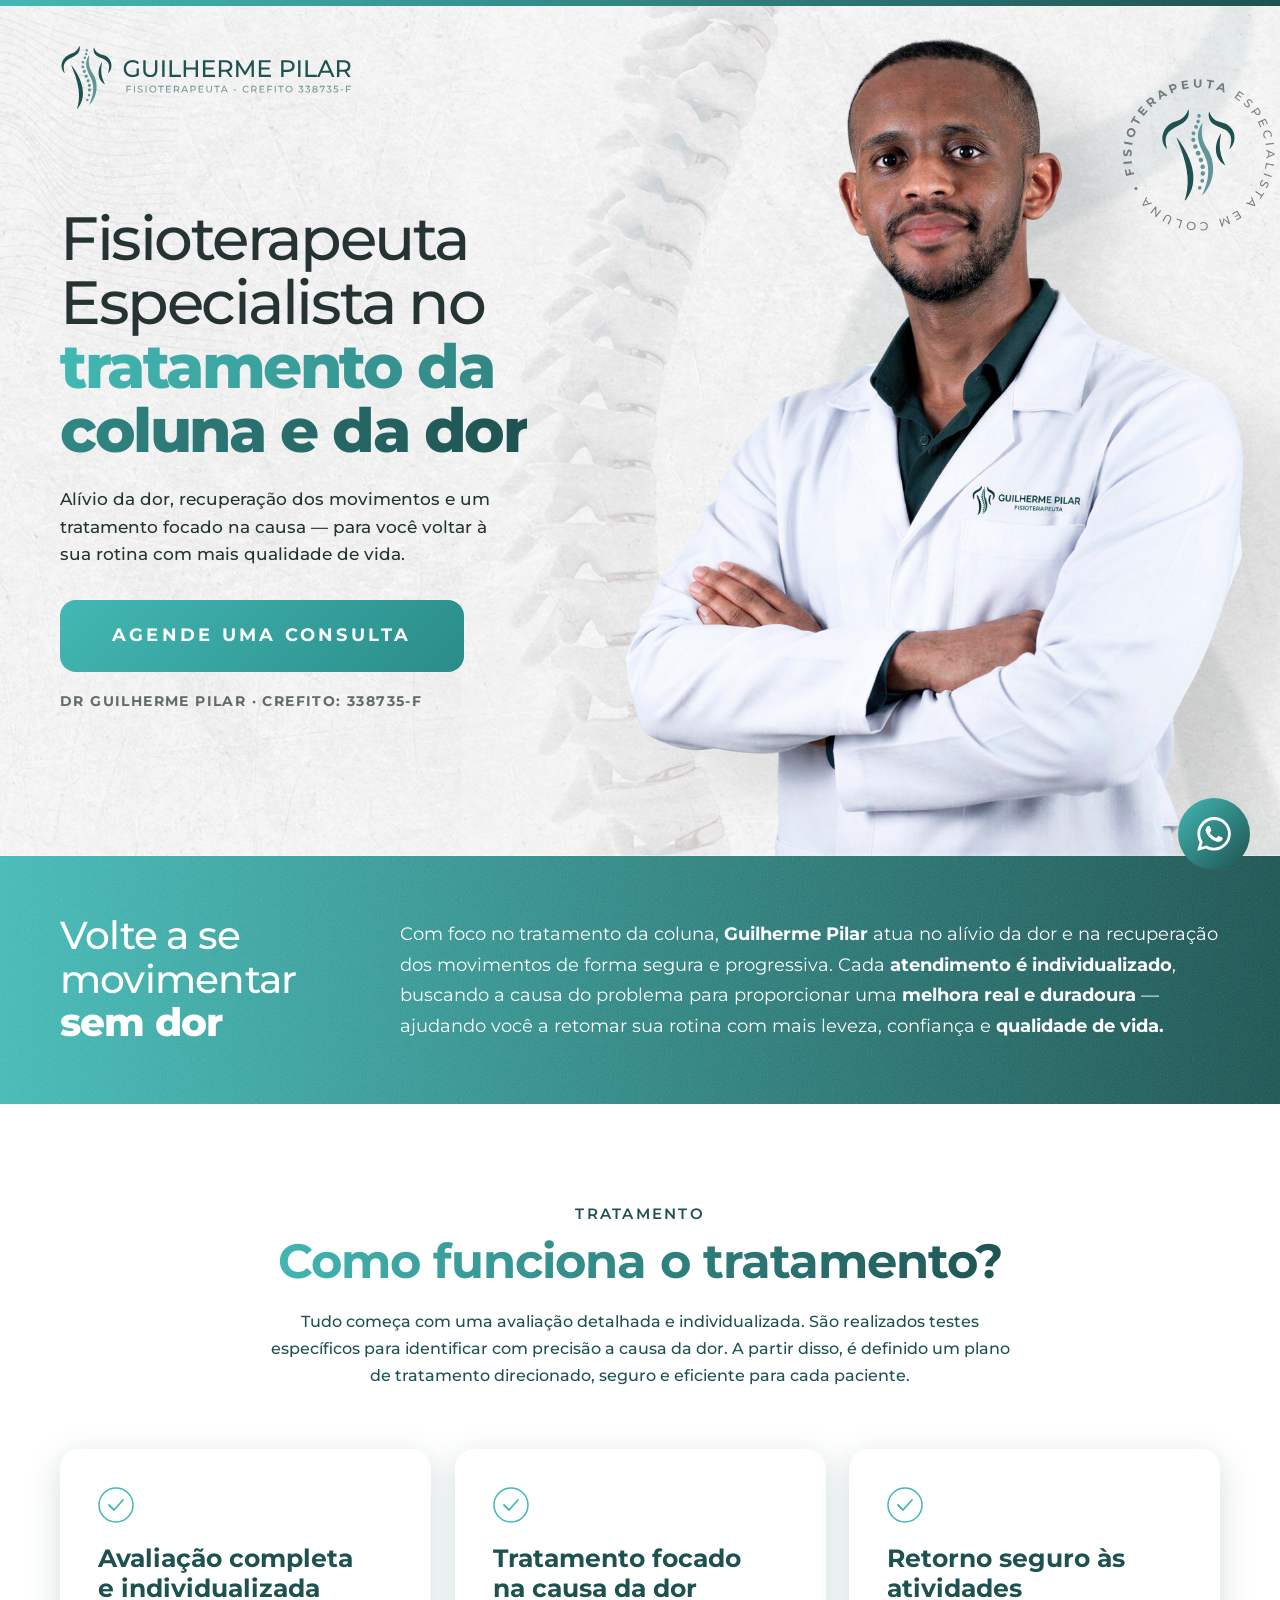
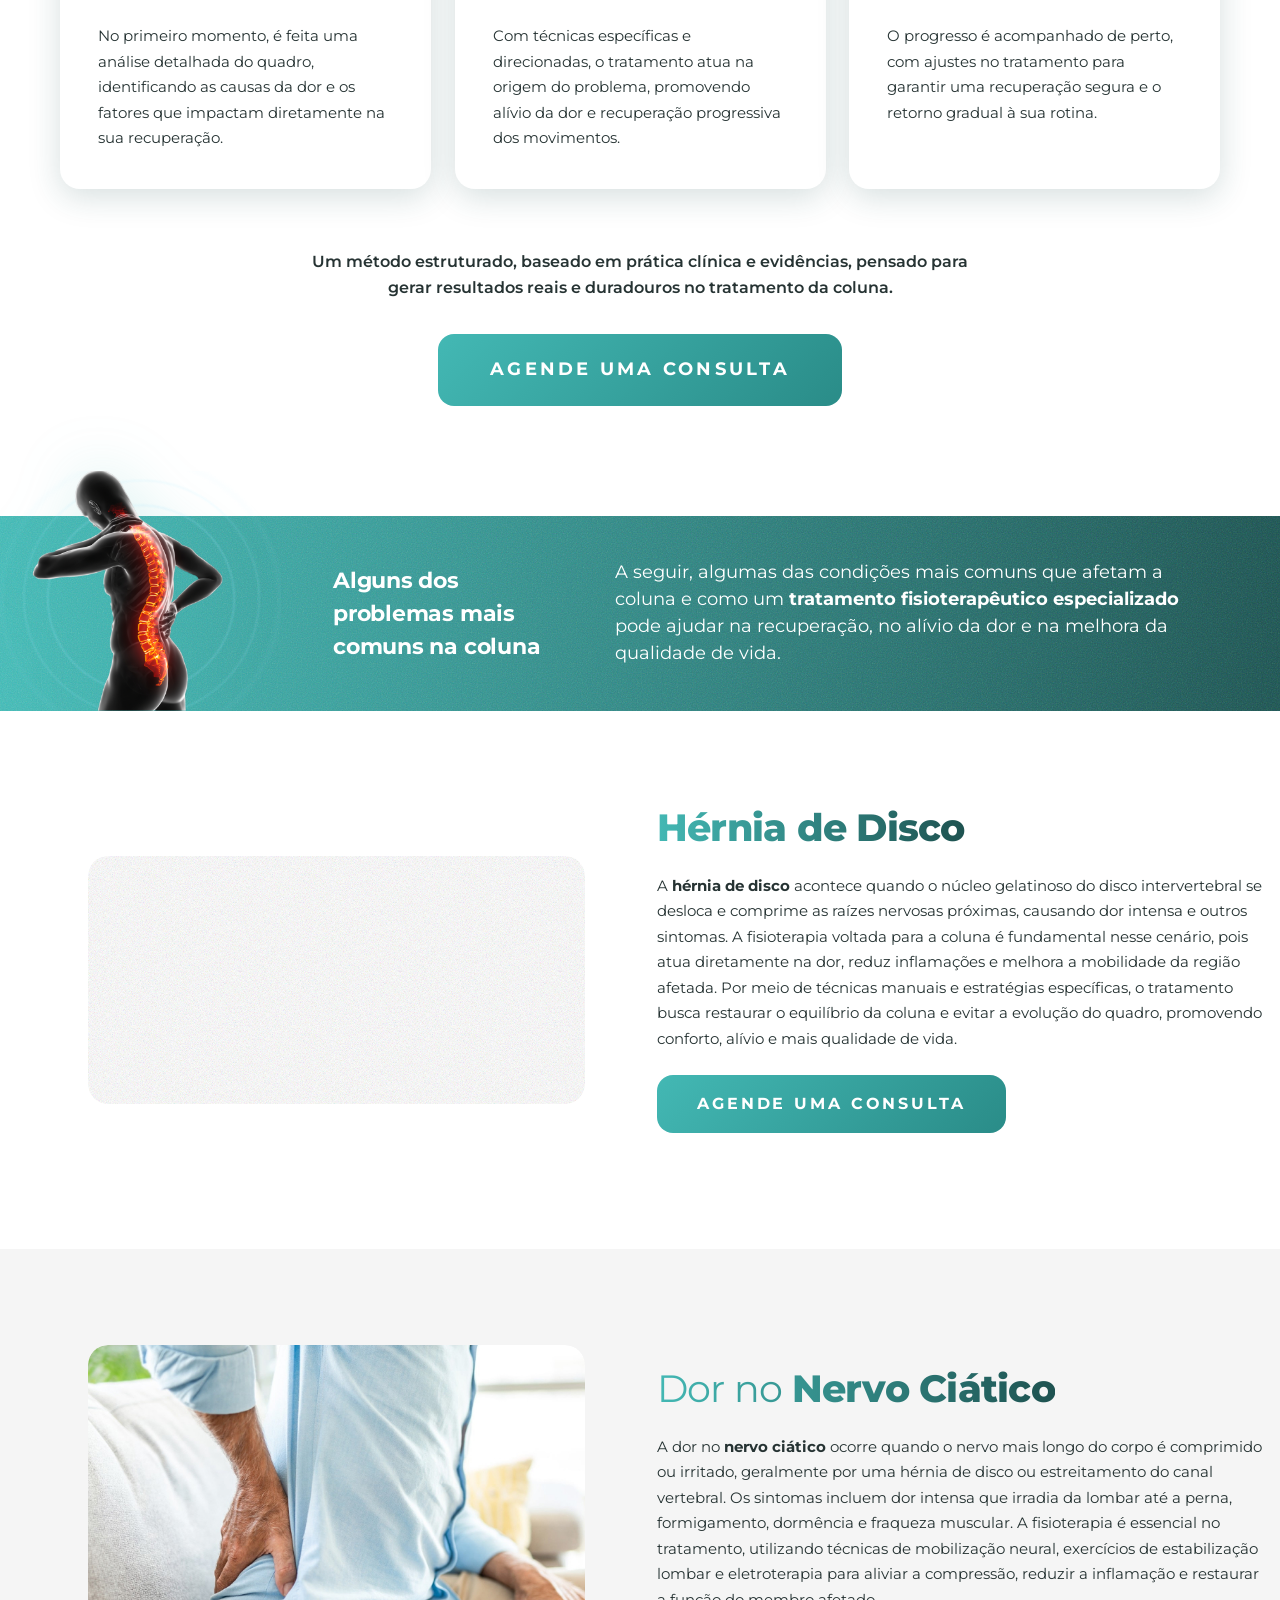
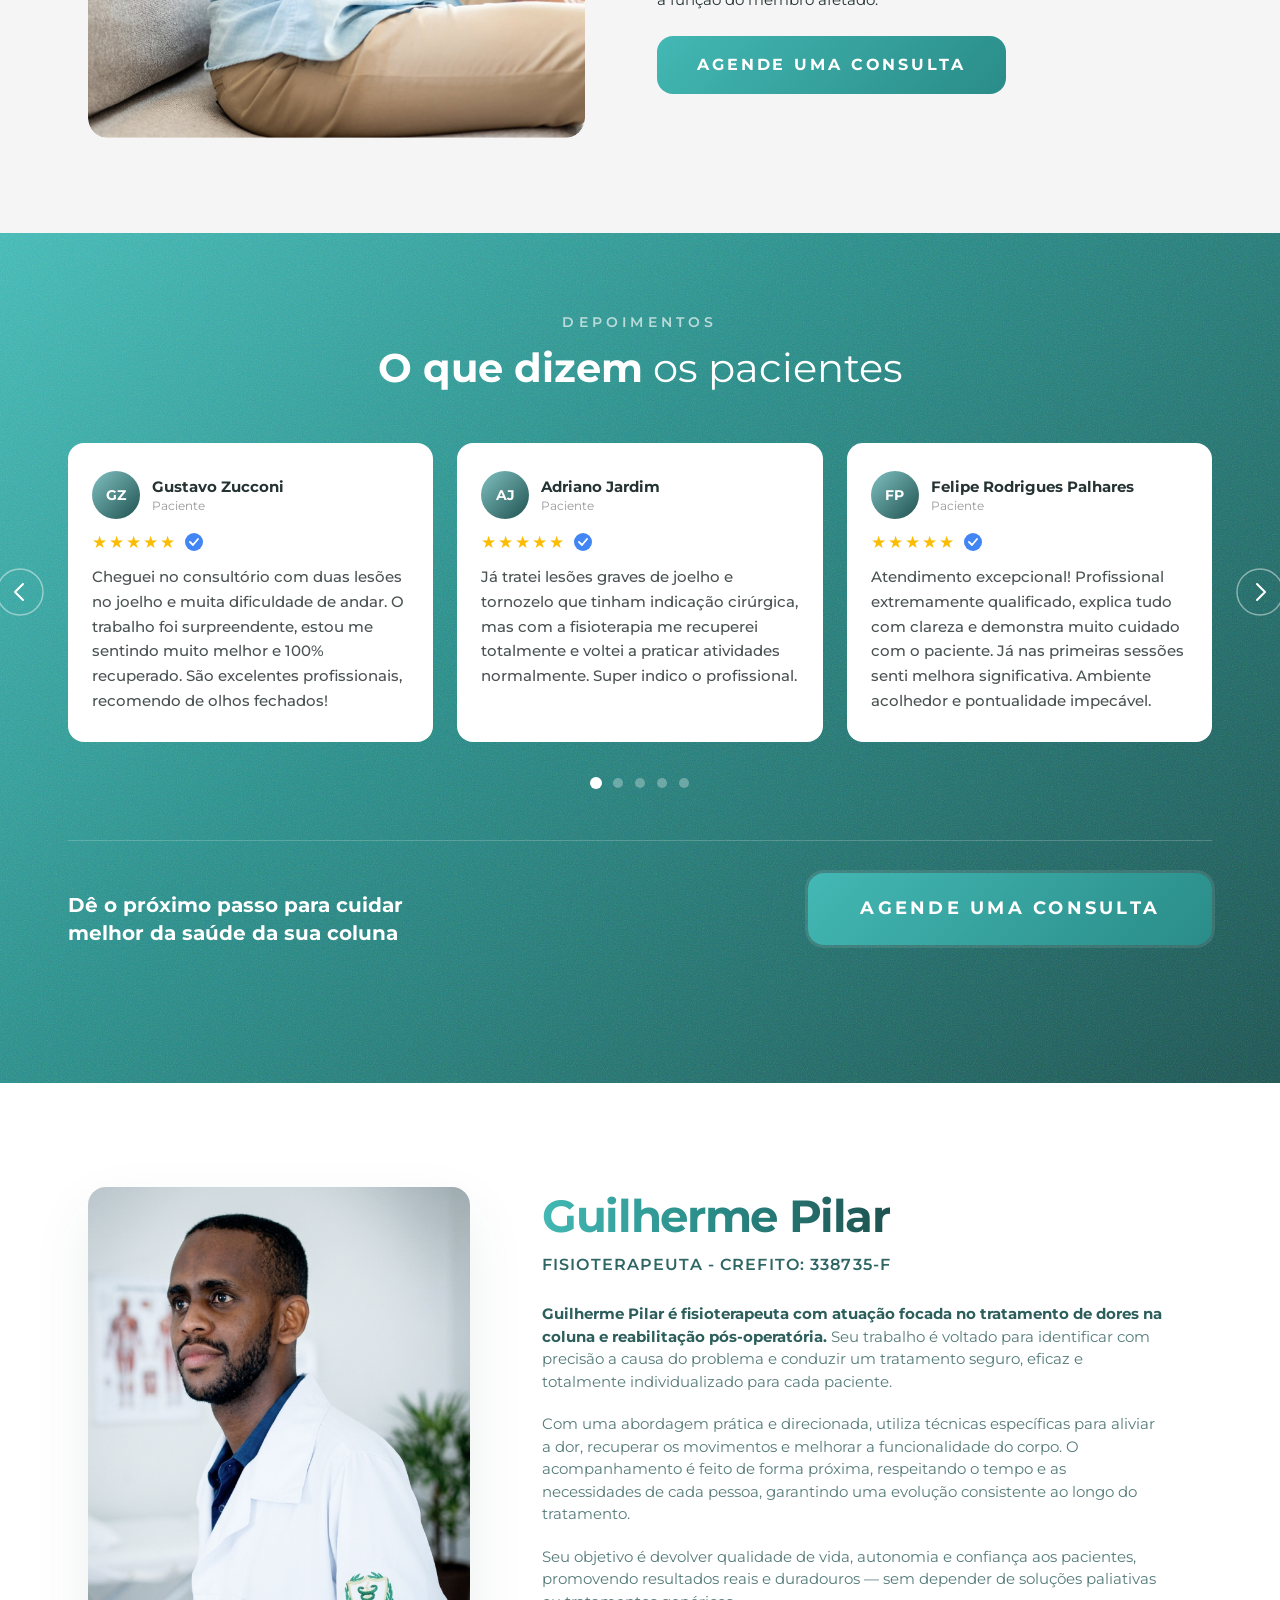
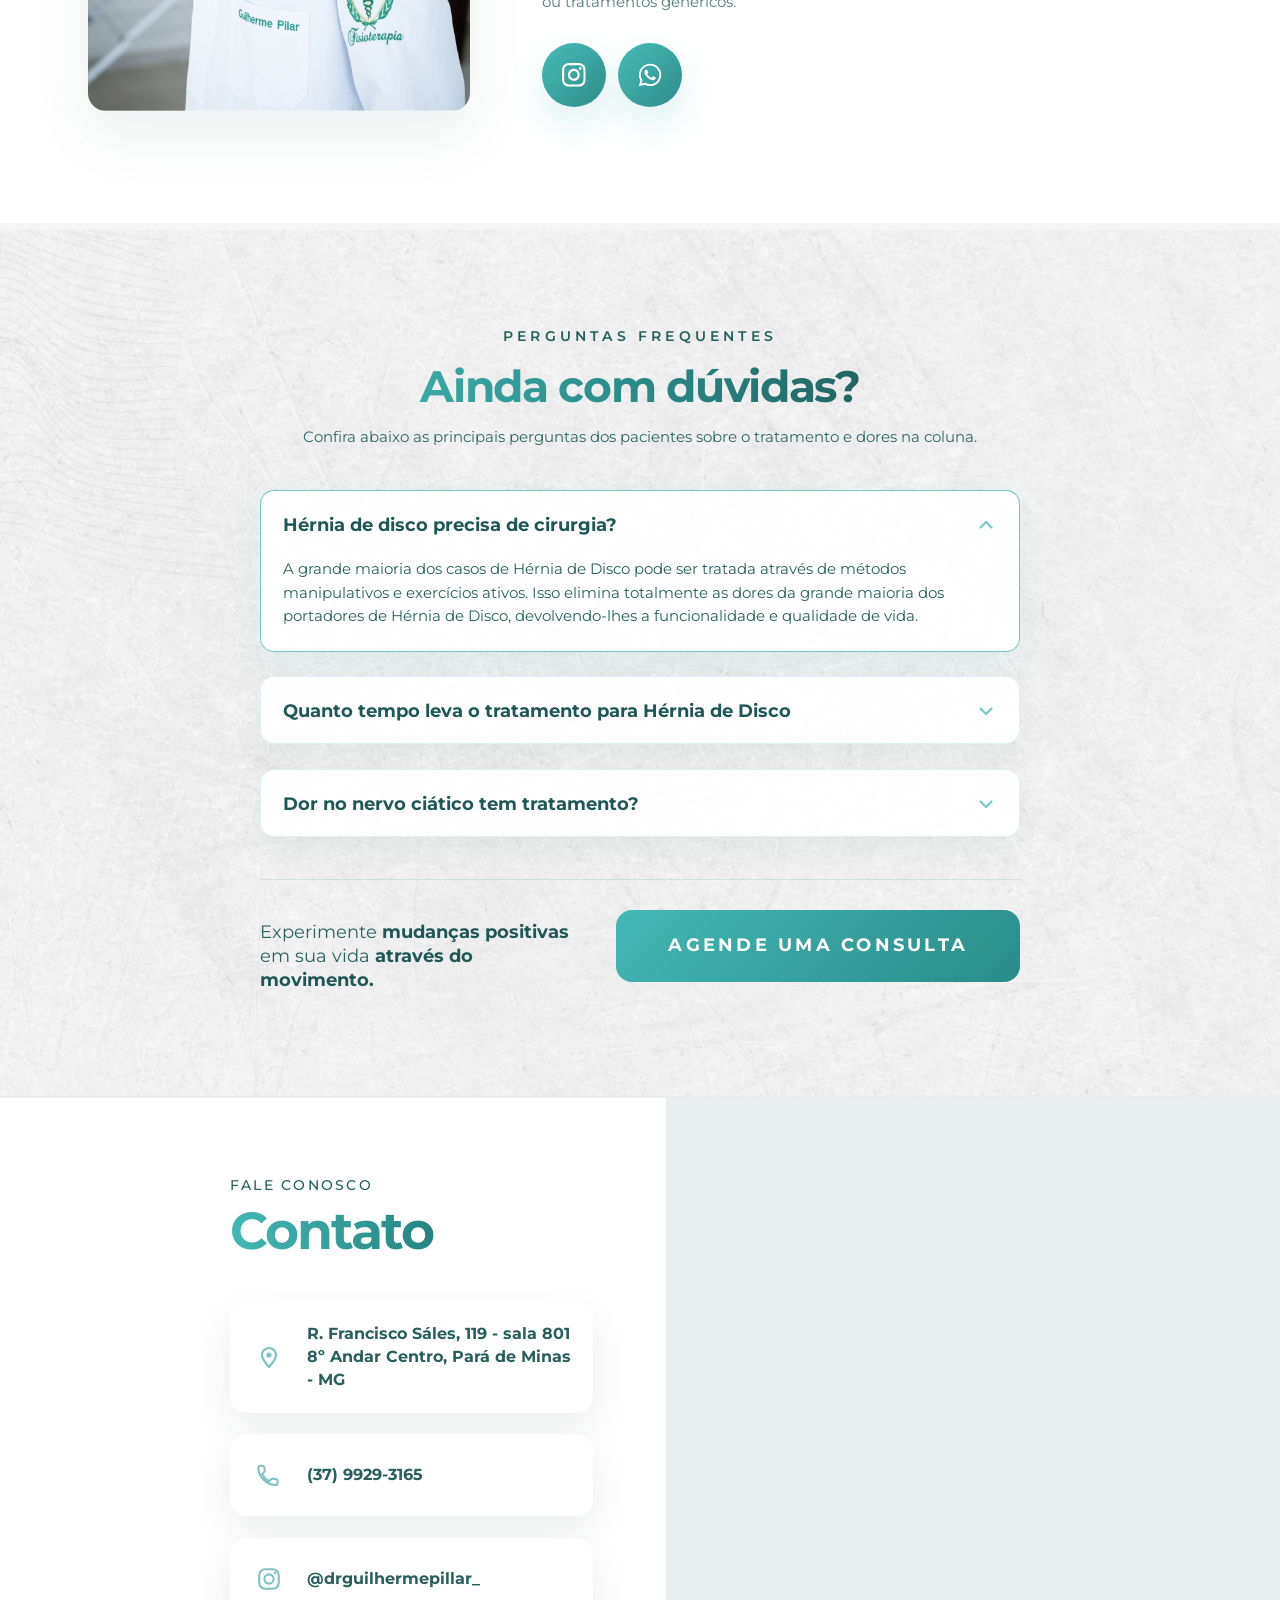
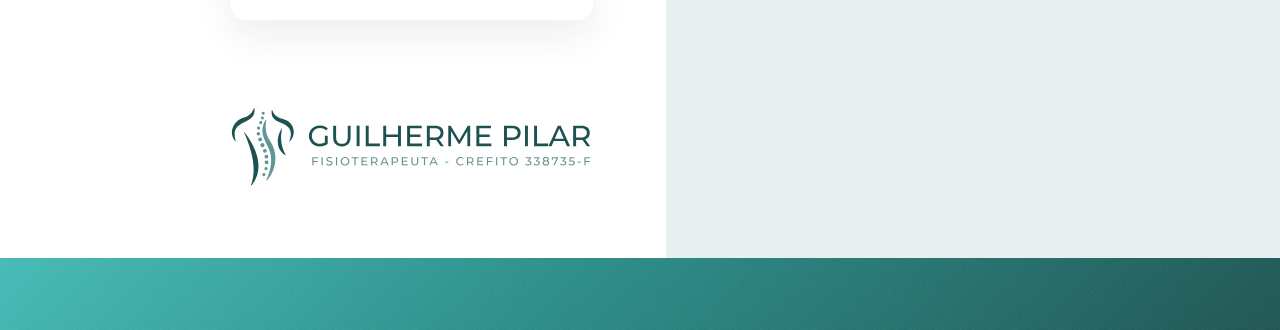
<file: index.html>
<!DOCTYPE html>
<html lang="pt-BR">
<head>
  <meta charset="UTF-8">
  <meta name="viewport" content="width=device-width, initial-scale=1.0">
  <title>Fisioterapeuta em Pará de Minas | Tratamento da Coluna, Hérnia de Disco e Dor Ciática</title>
  <meta name="description" content="Fisioterapeuta em Pará de Minas - MG com foco em tratamento da coluna, hérnia de disco e dor no nervo ciático. Atendimento individualizado para aliviar a dor e recuperar os movimentos.">
  <meta name="robots" content="index,follow">
  <link rel="canonical" href="https://guilhermepilar.com.br/">
  <meta property="og:locale" content="pt_BR">
  <meta property="og:type" content="website">
  <meta property="og:site_name" content="Guilherme Pilar">
  <meta property="og:url" content="https://guilhermepilar.com.br/">
  <meta property="og:title" content="Fisioterapeuta em Pará de Minas | Tratamento da Coluna, Hérnia de Disco e Dor Ciática">
  <meta property="og:description" content="Fisioterapeuta em Pará de Minas - MG com foco em tratamento da coluna, hérnia de disco e dor no nervo ciático. Atendimento individualizado para aliviar a dor e recuperar os movimentos.">
  <meta property="og:image" content="https://guilhermepilar.com.br/share-img.jpg">
  <meta property="og:image:type" content="image/jpeg">
  <meta property="og:image:alt" content="Guilherme Pilar, fisioterapeuta especialista em coluna em Pará de Minas - MG">
  <meta name="twitter:card" content="summary_large_image">
  <meta name="twitter:title" content="Fisioterapeuta em Pará de Minas | Tratamento da Coluna, Hérnia de Disco e Dor Ciática">
  <meta name="twitter:description" content="Fisioterapeuta em Pará de Minas - MG com foco em tratamento da coluna, hérnia de disco e dor no nervo ciático. Atendimento individualizado para aliviar a dor e recuperar os movimentos.">
  <meta name="twitter:image" content="https://guilhermepilar.com.br/share-img.jpg">
  <script type="application/ld+json">
    {
      "@context": "https://schema.org",
      "@graph": [
        {
          "@type": "WebSite",
          "@id": "https://guilhermepilar.com.br/#website",
          "url": "https://guilhermepilar.com.br/",
          "name": "Guilherme Pilar",
          "inLanguage": "pt-BR"
        },
        {
          "@type": "MedicalBusiness",
          "@id": "https://guilhermepilar.com.br/#business",
          "name": "Guilherme Pilar",
          "url": "https://guilhermepilar.com.br/",
          "image": "https://guilhermepilar.com.br/share-img.jpg",
          "telephone": "+55-37-9929-3165",
          "priceRange": "$$",
          "address": {
            "@type": "PostalAddress",
            "streetAddress": "R. Francisco Sáles, 119 - sala 801 8º Andar",
            "addressLocality": "Pará de Minas",
            "addressRegion": "MG",
            "addressCountry": "BR"
          },
          "sameAs": [
            "https://www.instagram.com/drguilhermepillar_/"
          ]
        },
        {
          "@type": "Physician",
          "@id": "https://guilhermepilar.com.br/#physician",
          "name": "Dr. Guilherme Pilar",
          "url": "https://guilhermepilar.com.br/",
          "image": "https://guilhermepilar.com.br/profile.jpg",
          "medicalSpecialty": "Physiotherapy",
          "description": "Fisioterapeuta em Pará de Minas - MG com foco em tratamento da coluna, hérnia de disco, dor no nervo ciático e reabilitação pós-operatória.",
          "identifier": {
            "@type": "PropertyValue",
            "propertyID": "CREFITO",
            "value": "338735-F"
          },
          "worksFor": {
            "@id": "https://guilhermepilar.com.br/#business"
          }
        },
        {
          "@type": "FAQPage",
          "@id": "https://guilhermepilar.com.br/#faq",
          "mainEntity": [
            {
              "@type": "Question",
              "name": "Hérnia de disco precisa de cirurgia?",
              "acceptedAnswer": {
                "@type": "Answer",
                "text": "A grande maioria dos casos de hérnia de disco pode ser tratada com métodos manipulativos e exercícios ativos, devolvendo funcionalidade e qualidade de vida."
              }
            },
            {
              "@type": "Question",
              "name": "Quanto tempo leva o tratamento para hérnia de disco?",
              "acceptedAnswer": {
                "@type": "Answer",
                "text": "O tempo varia de acordo com a intensidade da dor, o tempo de evolução do problema e a resposta individual de cada paciente. Em muitos casos, já nas primeiras sessões é possível notar melhora dos sintomas e dos movimentos."
              }
            },
            {
              "@type": "Question",
              "name": "Dor no nervo ciático tem tratamento?",
              "acceptedAnswer": {
                "@type": "Answer",
                "text": "Sim. A dor no nervo ciático pode ser tratada com uma abordagem adequada para aliviar a compressão, reduzir a inflamação e recuperar os movimentos com segurança."
              }
            }
          ]
        }
      ]
    }
  </script>
  <link rel="icon" type="image/png" href="favicon.png">
  <link rel="preconnect" href="https://fonts.googleapis.com">
  <link rel="preconnect" href="https://fonts.gstatic.com" crossorigin>
  <link href="https://fonts.googleapis.com/css2?family=Montserrat:wght@400;500;600;700;800&display=swap" rel="stylesheet">
  <link rel="stylesheet" href="style.css">
</head>
<body>

  <!-- Borda superior gradiente -->
  <div class="top-bar"></div>

  <!-- ======================== HERO ======================== -->
  <section class="hero">
    <div class="hero-bg"></div>

    <div class="hero-inner">
      <!-- Logo -->
      <header class="hero-header">
        <img src="logo.svg" class="logo" alt="Guilherme Pilar Fisioterapeuta">
      </header>

      <!-- Conteúdo principal -->
      <div class="hero-content">

        <!-- Coluna esquerda: texto + CTA -->
        <div class="hero-left">
          <h1>
            Fisioterapeuta<br>
            Especialista no<br>
            <span class="gradient-text">tratamento da<br>coluna e da dor</span>
          </h1>

          <p class="subtext">
            Alívio da dor, recuperação dos movimentos e um tratamento focado na causa — para você voltar à sua rotina com mais qualidade de vida.
          </p>

          <a href="https://wa.me/553799293165" class="btn-cta" target="_blank" rel="noopener">
            Agende uma Consulta
          </a>

          <p class="crefito">DR GUILHERME PILAR &middot; CREFITO: 338735-F</p>
        </div>

        <!-- Coluna direita: foto -->
        <div class="hero-right">
          <div class="stamp-wrapper">
            <img src="stamp-txt.svg" class="stamp-txt" alt="">
            <img src="stamp-iso.svg" class="stamp-iso" alt="">
          </div>
          <img src="drguilherme.png" class="doctor-img" alt="Dr. Guilherme Pilar">
        </div>

      </div>
    </div>
  </section>
  <!-- ======================== /HERO ======================== -->

  <!-- ======================== INTRO BLOCK ======================== -->
  <section class="intro-block">
    <div class="intro-inner">

      <div class="intro-left">
        <h2>Volte a se movimentar <strong>sem dor</strong></h2>
      </div>

      <div class="intro-right">
        <p>
          Com foco no tratamento da coluna, <strong>Guilherme Pilar</strong> atua no alívio da dor e na recuperação dos movimentos de forma segura e progressiva. Cada <strong>atendimento é individualizado</strong>, buscando a causa do problema para proporcionar uma <strong>melhora real e duradoura</strong> — ajudando você a retomar sua rotina com mais leveza, confiança e <strong>qualidade de vida.</strong>
        </p>
      </div>

    </div>
  </section>
  <!-- ======================== /INTRO BLOCK ======================== -->

  <!-- ======================== TREATMENT BLOCK ======================== -->
  <section class="treatment-block">
    <div class="treatment-inner">

      <div class="treatment-header">
        <span class="tagline">Tratamento</span>
        <h2 class="treatment-title">Como funciona o tratamento?</h2>
        <p class="treatment-desc">Tudo começa com uma avaliação detalhada e individualizada. São realizados testes específicos para identificar com precisão a causa da dor. A partir disso, é definido um plano de tratamento direcionado, seguro e eficiente para cada paciente.</p>
      </div>

      <div class="cards-grid">

        <div class="card">
          <div class="card-icon">
            <svg width="36" height="36" viewBox="0 0 36 36" fill="none" xmlns="http://www.w3.org/2000/svg">
              <circle cx="18" cy="18" r="17" stroke="#43B8B4" stroke-width="1.5"/>
              <path d="M11 18l5 5 9-10" stroke="#43B8B4" stroke-width="1.8" stroke-linecap="round" stroke-linejoin="round"/>
            </svg>
          </div>
          <h3>Avaliação completa<br>e individualizada</h3>
          <p>No primeiro momento, é feita uma análise detalhada do quadro, identificando as causas da dor e os fatores que impactam diretamente na sua recuperação.</p>
        </div>

        <div class="card">
          <div class="card-icon">
            <svg width="36" height="36" viewBox="0 0 36 36" fill="none" xmlns="http://www.w3.org/2000/svg">
              <circle cx="18" cy="18" r="17" stroke="#43B8B4" stroke-width="1.5"/>
              <path d="M11 18l5 5 9-10" stroke="#43B8B4" stroke-width="1.8" stroke-linecap="round" stroke-linejoin="round"/>
            </svg>
          </div>
          <h3>Tratamento focado<br>na causa da dor</h3>
          <p>Com técnicas específicas e direcionadas, o tratamento atua na origem do problema, promovendo alívio da dor e recuperação progressiva dos movimentos.</p>
        </div>

        <div class="card">
          <div class="card-icon">
            <svg width="36" height="36" viewBox="0 0 36 36" fill="none" xmlns="http://www.w3.org/2000/svg">
              <circle cx="18" cy="18" r="17" stroke="#43B8B4" stroke-width="1.5"/>
              <path d="M11 18l5 5 9-10" stroke="#43B8B4" stroke-width="1.8" stroke-linecap="round" stroke-linejoin="round"/>
            </svg>
          </div>
          <h3>Retorno seguro às<br>atividades</h3>
          <p>O progresso é acompanhado de perto, com ajustes no tratamento para garantir uma recuperação segura e o retorno gradual à sua rotina.</p>
        </div>

      </div>

      <div class="treatment-footer">
        <p>Um método estruturado, baseado em prática clínica e evidências, pensado para<br>gerar resultados reais e duradouros no tratamento da coluna.</p>
        <a href="https://wa.me/553799293165" class="btn-cta btn-cta--center" target="_blank" rel="noopener">
          Agende uma Consulta
        </a>
      </div>

    </div>
  </section>
  <!-- ======================== /TREATMENT BLOCK ======================== -->

  <!-- ======================== PROBLEMS BLOCK ======================== -->
  <section class="problems-block">
    <div class="problems-grain"></div>

    <div class="problems-inner">
      <div class="problems-img-col">
        <img src="img1.png" class="problems-img" alt="Coluna vertebral com dor">
      </div>

      <h2 class="problems-headline">Alguns dos<br>problemas mais<br>comuns na coluna</h2>

      <p class="problems-body">A seguir, algumas das condições mais comuns que afetam a coluna e como um <strong>tratamento fisioterapêutico especializado</strong> pode ajudar na recuperação, no alívio da dor e na melhora da qualidade de vida.</p>
    </div>
  </section>
  <!-- ======================== /PROBLEMS BLOCK ======================== -->

  <!-- ======================== HERNIA BLOCK ======================== -->
  <section class="condition-block">
    <div class="condition-inner">

      <div class="condition-media condition-media--video">
        <video autoplay loop muted playsinline preload="metadata">
          <source src="hernia.mp4" type="video/mp4">
        </video>
      </div>

      <div class="condition-text">
        <h2 class="condition-title"><strong>Hérnia de Disco</strong></h2>
        <p class="condition-body">A <strong>hérnia de disco</strong> acontece quando o núcleo gelatinoso do disco intervertebral se desloca e comprime as raízes nervosas próximas, causando dor intensa e outros sintomas. A fisioterapia voltada para a coluna é fundamental nesse cenário, pois atua diretamente na dor, reduz inflamações e melhora a mobilidade da região afetada. Por meio de técnicas manuais e estratégias específicas, o tratamento busca restaurar o equilíbrio da coluna e evitar a evolução do quadro, promovendo conforto, alívio e mais qualidade de vida.</p>
        <a href="https://wa.me/553799293165" class="btn-cta btn-cta--center" target="_blank" rel="noopener">
          Agende uma Consulta
        </a>
      </div>

    </div>
  </section>
  <!-- ======================== /HERNIA BLOCK ======================== -->

  <!-- ======================== CIÁTICO BLOCK ======================== -->
  <section class="condition-block condition-block--gray">
    <div class="condition-inner">

      <div class="condition-media">
        <img src="ciatico.jpg" class="condition-img" alt="Dor no Nervo Ciático">
      </div>

      <div class="condition-text">
        <h2 class="condition-title">Dor no <strong>Nervo Ciático</strong></h2>
        <p class="condition-body">A dor no <strong>nervo ciático</strong> ocorre quando o nervo mais longo do corpo é comprimido ou irritado, geralmente por uma hérnia de disco ou estreitamento do canal vertebral. Os sintomas incluem dor intensa que irradia da lombar até a perna, formigamento, dormência e fraqueza muscular. A fisioterapia é essencial no tratamento, utilizando técnicas de mobilização neural, exercícios de estabilização lombar e eletroterapia para aliviar a compressão, reduzir a inflamação e restaurar a função do membro afetado.</p>
        <a href="https://wa.me/553799293165" class="btn-cta" target="_blank" rel="noopener">
          Agende uma Consulta
        </a>
      </div>

    </div>
  </section>
  <!-- ======================== /CIÁTICO BLOCK ======================== -->

  <!-- ======================== REVIEWS BLOCK ======================== -->
  <section class="reviews-block">
    <div class="reviews-grain"></div>
    <div class="reviews-inner">

      <div class="reviews-header">
        <span class="reviews-tagline">Depoimentos</span>
        <h2 class="reviews-title"><strong>O que dizem</strong> os pacientes</h2>
      </div>

      <div class="reviews-carousel">
        <button class="carousel-btn carousel-btn--prev" aria-label="Anterior">
          <svg width="48" height="48" viewBox="0 0 48 48" fill="none" xmlns="http://www.w3.org/2000/svg">
            <circle cx="24" cy="24" r="23" stroke="rgba(255,255,255,0.45)" stroke-width="1.5"/>
            <path d="M27 16l-8 8 8 8" stroke="white" stroke-width="2" stroke-linecap="round" stroke-linejoin="round"/>
          </svg>
        </button>

        <div class="carousel-viewport">
          <div class="reviews-track">

            <div class="review-card">
              <div class="rc-header">
                <div class="rc-avatar">GZ</div>
                <div class="rc-info">
                  <strong class="rc-name">Gustavo Zucconi</strong>
                  <span class="rc-count">Paciente</span>
                </div>
              </div>
              <div class="rc-stars">
                <span class="rc-stars-icons">★★★★★</span>
                <span class="rc-badge"><svg width="10" height="8" viewBox="0 0 10 8" fill="none"><path d="M1 4l3 3 5-6" stroke="white" stroke-width="1.8" stroke-linecap="round" stroke-linejoin="round"/></svg></span>
              </div>
              <p class="rc-text">Cheguei no consultório com duas lesões no joelho e muita dificuldade de andar. O trabalho foi surpreendente, estou me sentindo muito melhor e 100% recuperado. São excelentes profissionais, recomendo de olhos fechados!</p>
            </div>

            <div class="review-card">
              <div class="rc-header">
                <div class="rc-avatar">AJ</div>
                <div class="rc-info">
                  <strong class="rc-name">Adriano Jardim</strong>
                  <span class="rc-count">Paciente</span>
                </div>
              </div>
              <div class="rc-stars">
                <span class="rc-stars-icons">★★★★★</span>
                <span class="rc-badge"><svg width="10" height="8" viewBox="0 0 10 8" fill="none"><path d="M1 4l3 3 5-6" stroke="white" stroke-width="1.8" stroke-linecap="round" stroke-linejoin="round"/></svg></span>
              </div>
              <p class="rc-text">Já tratei lesões graves de joelho e tornozelo que tinham indicação cirúrgica, mas com a fisioterapia me recuperei totalmente e voltei a praticar atividades normalmente. Super indico o profissional.</p>
            </div>

            <div class="review-card">
              <div class="rc-header">
                <div class="rc-avatar">FP</div>
                <div class="rc-info">
                  <strong class="rc-name">Felipe Rodrigues Palhares</strong>
                  <span class="rc-count">Paciente</span>
                </div>
              </div>
              <div class="rc-stars">
                <span class="rc-stars-icons">★★★★★</span>
                <span class="rc-badge"><svg width="10" height="8" viewBox="0 0 10 8" fill="none"><path d="M1 4l3 3 5-6" stroke="white" stroke-width="1.8" stroke-linecap="round" stroke-linejoin="round"/></svg></span>
              </div>
              <p class="rc-text">Atendimento excepcional! Profissional extremamente qualificado, explica tudo com clareza e demonstra muito cuidado com o paciente. Já nas primeiras sessões senti melhora significativa. Ambiente acolhedor e pontualidade impecável.</p>
            </div>

            <div class="review-card">
              <div class="rc-header">
                <div class="rc-avatar">CA</div>
                <div class="rc-info">
                  <strong class="rc-name">Camila Araujo</strong>
                  <span class="rc-count">Paciente</span>
                </div>
              </div>
              <div class="rc-stars">
                <span class="rc-stars-icons">★★★★★</span>
                <span class="rc-badge"><svg width="10" height="8" viewBox="0 0 10 8" fill="none"><path d="M1 4l3 3 5-6" stroke="white" stroke-width="1.8" stroke-linecap="round" stroke-linejoin="round"/></svg></span>
              </div>
              <p class="rc-text">Profissional excelente, super competente e atencioso. Já no primeiro atendimento tive resultados muito satisfatórios e muita confiança no tratamento. Explica tudo com clareza e realmente se preocupa com o paciente.</p>
            </div>

            <div class="review-card">
              <div class="rc-header">
                <div class="rc-avatar">JB</div>
                <div class="rc-info">
                  <strong class="rc-name">Joel Borges</strong>
                  <span class="rc-count">Paciente</span>
                </div>
              </div>
              <div class="rc-stars">
                <span class="rc-stars-icons">★★★★★</span>
                <span class="rc-badge"><svg width="10" height="8" viewBox="0 0 10 8" fill="none"><path d="M1 4l3 3 5-6" stroke="white" stroke-width="1.8" stroke-linecap="round" stroke-linejoin="round"/></svg></span>
              </div>
              <p class="rc-text">Excelente profissional. Fiz dois tratamentos com ele e ambos foram bem-sucedidos, inclusive um caso de inflamação no joelho que estava complicado e sem evolução.</p>
            </div>

            <div class="review-card">
              <div class="rc-header">
                <div class="rc-avatar">CG</div>
                <div class="rc-info">
                  <strong class="rc-name">Claudia Gonçalves</strong>
                  <span class="rc-count">Paciente</span>
                </div>
              </div>
              <div class="rc-stars">
                <span class="rc-stars-icons">★★★★★</span>
                <span class="rc-badge"><svg width="10" height="8" viewBox="0 0 10 8" fill="none"><path d="M1 4l3 3 5-6" stroke="white" stroke-width="1.8" stroke-linecap="round" stroke-linejoin="round"/></svg></span>
              </div>
              <p class="rc-text">Profissional incrível, dedicado e responsável. Tive um pé fraturado e fui atendida em casa. Um trabalho feito com excelência e muito cuidado.</p>
            </div>

            <div class="review-card">
              <div class="rc-header">
                <div class="rc-avatar">HJ</div>
                <div class="rc-info">
                  <strong class="rc-name">Homar Júnior</strong>
                  <span class="rc-count">Paciente</span>
                </div>
              </div>
              <div class="rc-stars">
                <span class="rc-stars-icons">★★★★★</span>
                <span class="rc-badge"><svg width="10" height="8" viewBox="0 0 10 8" fill="none"><path d="M1 4l3 3 5-6" stroke="white" stroke-width="1.8" stroke-linecap="round" stroke-linejoin="round"/></svg></span>
              </div>
              <p class="rc-text">Se destaca pelo atendimento humano, atento e individualizado, demonstrando empatia, escuta ativa e compromisso real com a reabilitação e qualidade de vida.</p>
            </div>

            <div class="review-card">
              <div class="rc-header">
                <div class="rc-avatar">EJ</div>
                <div class="rc-info">
                  <strong class="rc-name">Eduardo Junior</strong>
                  <span class="rc-count">Paciente</span>
                </div>
              </div>
              <div class="rc-stars">
                <span class="rc-stars-icons">★★★★★</span>
                <span class="rc-badge"><svg width="10" height="8" viewBox="0 0 10 8" fill="none"><path d="M1 4l3 3 5-6" stroke="white" stroke-width="1.8" stroke-linecap="round" stroke-linejoin="round"/></svg></span>
              </div>
              <p class="rc-text">Profissional diferenciado, realmente entrega resultados. Muito dedicado e focado em cada exercício e minuto da consulta. Resolveu um caso grave com muito empenho.</p>
            </div>

            <div class="review-card">
              <div class="rc-header">
                <div class="rc-avatar">PF</div>
                <div class="rc-info">
                  <strong class="rc-name">Paulo Ferreira</strong>
                  <span class="rc-count">Paciente</span>
                </div>
              </div>
              <div class="rc-stars">
                <span class="rc-stars-icons">★★★★★</span>
                <span class="rc-badge"><svg width="10" height="8" viewBox="0 0 10 8" fill="none"><path d="M1 4l3 3 5-6" stroke="white" stroke-width="1.8" stroke-linecap="round" stroke-linejoin="round"/></svg></span>
              </div>
              <p class="rc-text">Tive um problema na coluna, sentia muitas dores e não conseguia me movimentar. Com poucas sessões recuperei meus movimentos e não senti mais dores.</p>
            </div>

            <div class="review-card">
              <div class="rc-header">
                <div class="rc-avatar">TV</div>
                <div class="rc-info">
                  <strong class="rc-name">Tiago Victor</strong>
                  <span class="rc-count">Paciente</span>
                </div>
              </div>
              <div class="rc-stars">
                <span class="rc-stars-icons">★★★★★</span>
                <span class="rc-badge"><svg width="10" height="8" viewBox="0 0 10 8" fill="none"><path d="M1 4l3 3 5-6" stroke="white" stroke-width="1.8" stroke-linecap="round" stroke-linejoin="round"/></svg></span>
              </div>
              <p class="rc-text">Além de excelente profissional, oferece um atendimento diferenciado e muita atenção. Me ajudou a sanar minhas dores e hoje vivo tranquilo. Recomendo sem dúvidas!</p>
            </div>

            <div class="review-card">
              <div class="rc-header">
                <div class="rc-avatar">FJ</div>
                <div class="rc-info">
                  <strong class="rc-name">Fábio Junior</strong>
                  <span class="rc-count">Paciente</span>
                </div>
              </div>
              <div class="rc-stars">
                <span class="rc-stars-icons">★★★★★</span>
                <span class="rc-badge"><svg width="10" height="8" viewBox="0 0 10 8" fill="none"><path d="M1 4l3 3 5-6" stroke="white" stroke-width="1.8" stroke-linecap="round" stroke-linejoin="round"/></svg></span>
              </div>
              <p class="rc-text">Passei por vários profissionais sem sucesso até encontrar ele, que me ajudou a voltar a jogar futebol. Podem confiar que não vão se arrepender.</p>
            </div>

            <div class="review-card">
              <div class="rc-header">
                <div class="rc-avatar">JA</div>
                <div class="rc-info">
                  <strong class="rc-name">Jéssica Aleixo</strong>
                  <span class="rc-count">Paciente</span>
                </div>
              </div>
              <div class="rc-stars">
                <span class="rc-stars-icons">★★★★★</span>
                <span class="rc-badge"><svg width="10" height="8" viewBox="0 0 10 8" fill="none"><path d="M1 4l3 3 5-6" stroke="white" stroke-width="1.8" stroke-linecap="round" stroke-linejoin="round"/></svg></span>
              </div>
              <p class="rc-text">Profissional excelente, com dedicação, atenção aos detalhes e um cuidado humano que faz toda a diferença. Passa muita confiança no tratamento.</p>
            </div>

            <div class="review-card">
              <div class="rc-header">
                <div class="rc-avatar">NS</div>
                <div class="rc-info">
                  <strong class="rc-name">Nara Silva</strong>
                  <span class="rc-count">Paciente</span>
                </div>
              </div>
              <div class="rc-stars">
                <span class="rc-stars-icons">★★★★★</span>
                <span class="rc-badge"><svg width="10" height="8" viewBox="0 0 10 8" fill="none"><path d="M1 4l3 3 5-6" stroke="white" stroke-width="1.8" stroke-linecap="round" stroke-linejoin="round"/></svg></span>
              </div>
              <p class="rc-text">Espaço moderno, organizado e bem equipado. Atendimento de altíssima qualidade. Profissional experiente e muito seguro, me senti muito bem assistida.</p>
            </div>

            <div class="review-card">
              <div class="rc-header">
                <div class="rc-avatar">GS</div>
                <div class="rc-info">
                  <strong class="rc-name">Gustavo Santos</strong>
                  <span class="rc-count">Paciente</span>
                </div>
              </div>
              <div class="rc-stars">
                <span class="rc-stars-icons">★★★★★</span>
                <span class="rc-badge"><svg width="10" height="8" viewBox="0 0 10 8" fill="none"><path d="M1 4l3 3 5-6" stroke="white" stroke-width="1.8" stroke-linecap="round" stroke-linejoin="round"/></svg></span>
              </div>
              <p class="rc-text">Profissional extremamente dedicado, com muito carinho e atenção aos pacientes, sem pressa no atendimento e com aparelhagem moderna. Atende até em domicílio com total dedicação.</p>
            </div>

            <div class="review-card">
              <div class="rc-header">
                <div class="rc-avatar">JM</div>
                <div class="rc-info">
                  <strong class="rc-name">Josué Martins</strong>
                  <span class="rc-count">Paciente</span>
                </div>
              </div>
              <div class="rc-stars">
                <span class="rc-stars-icons">★★★★★</span>
                <span class="rc-badge"><svg width="10" height="8" viewBox="0 0 10 8" fill="none"><path d="M1 4l3 3 5-6" stroke="white" stroke-width="1.8" stroke-linecap="round" stroke-linejoin="round"/></svg></span>
              </div>
              <p class="rc-text">Profissional muito inteligente e dedicado, trata os pacientes com zelo e acompanha a evolução de perto, dentro e fora do consultório. Excelente como profissional e como pessoa.</p>
            </div>

          </div>
        </div>

        <button class="carousel-btn carousel-btn--next" aria-label="Próximo">
          <svg width="48" height="48" viewBox="0 0 48 48" fill="none" xmlns="http://www.w3.org/2000/svg">
            <circle cx="24" cy="24" r="23" stroke="rgba(255,255,255,0.45)" stroke-width="1.5"/>
            <path d="M21 16l8 8-8 8" stroke="white" stroke-width="2" stroke-linecap="round" stroke-linejoin="round"/>
          </svg>
        </button>
      </div>

      <div class="reviews-pagination" aria-label="Navegação dos depoimentos"></div>

      <div class="reviews-footer">
        <div class="reviews-divider"></div>
        <div class="reviews-cta-row">
          <p class="reviews-cta-text">Dê o próximo passo para cuidar<br>melhor da saúde da sua coluna</p>
          <a href="https://wa.me/553799293165" class="btn-cta" target="_blank" rel="noopener">
            Agende uma Consulta
          </a>
        </div>
      </div>

    </div>
  </section>
  <!-- ======================== /REVIEWS BLOCK ======================== -->

  <!-- ======================== PROFILE BLOCK ======================== -->
  <section class="profile-block">
    <div class="profile-inner">
      <div class="profile-media">
        <img src="profile.jpg" alt="Guilherme Pilar" class="profile-image">
      </div>

      <div class="profile-content">
        <h2 class="profile-title">Guilherme Pilar</h2>
        <p class="profile-meta">FISIOTERAPEUTA - CREFITO: 338735-F</p>

        <div class="profile-body">
          <p><strong>Guilherme Pilar é fisioterapeuta com atuação focada no tratamento de dores na coluna e reabilitação pós-operatória.</strong> Seu trabalho é voltado para identificar com precisão a causa do problema e conduzir um tratamento seguro, eficaz e totalmente individualizado para cada paciente.</p>

          <p>Com uma abordagem prática e direcionada, utiliza técnicas específicas para aliviar a dor, recuperar os movimentos e melhorar a funcionalidade do corpo. O acompanhamento é feito de forma próxima, respeitando o tempo e as necessidades de cada pessoa, garantindo uma evolução consistente ao longo do tratamento.</p>

          <p>Seu objetivo é devolver qualidade de vida, autonomia e confiança aos pacientes, promovendo resultados reais e duradouros — sem depender de soluções paliativas ou tratamentos genéricos.</p>
        </div>

        <div class="profile-socials" aria-label="Redes sociais de Guilherme Pilar">
          <a href="https://www.instagram.com/drguilhermepillar_/" class="profile-social-btn" target="_blank" rel="noopener" aria-label="Instagram de Guilherme Pilar">
            <img src="ig-icon.svg" alt="" class="profile-social-icon" aria-hidden="true">
          </a>

          <a href="https://wa.me/553799293165" class="profile-social-btn" target="_blank" rel="noopener" aria-label="WhatsApp de Guilherme Pilar">
            <img src="wpp-icon.svg" alt="" class="profile-social-icon" aria-hidden="true">
          </a>
        </div>
      </div>
    </div>
  </section>
  <!-- ======================== /PROFILE BLOCK ======================== -->

  <!-- ======================== FAQ BLOCK ======================== -->
  <section class="faq-block">
    <div class="faq-inner">
      <div class="faq-header">
        <span class="faq-tagline">Perguntas Frequentes</span>
        <h2 class="faq-title">Ainda com dúvidas?</h2>
        <p class="faq-subtitle">Confira abaixo as principais perguntas dos pacientes sobre o tratamento e dores na coluna.</p>
      </div>

      <div class="faq-list">
        <article class="faq-item is-open">
          <button class="faq-question" type="button" aria-expanded="true">
            <span>Hérnia de disco precisa de cirurgia?</span>
            <span class="faq-icon" aria-hidden="true">
              <svg width="22" height="22" viewBox="0 0 22 22" fill="none" xmlns="http://www.w3.org/2000/svg">
                <path d="M5.5 8.5L11 14L16.5 8.5" stroke="currentColor" stroke-width="2.4" stroke-linecap="round" stroke-linejoin="round"/>
              </svg>
            </span>
          </button>
          <div class="faq-answer">
            <p>A grande maioria dos casos de Hérnia de Disco pode ser tratada através de métodos manipulativos e exercícios ativos. Isso elimina totalmente as dores da grande maioria dos portadores de Hérnia de Disco, devolvendo-lhes a funcionalidade e qualidade de vida.</p>
          </div>
        </article>

        <article class="faq-item">
          <button class="faq-question" type="button" aria-expanded="false">
            <span>Quanto tempo leva o tratamento para Hérnia de Disco</span>
            <span class="faq-icon" aria-hidden="true">
              <svg width="22" height="22" viewBox="0 0 22 22" fill="none" xmlns="http://www.w3.org/2000/svg">
                <path d="M5.5 8.5L11 14L16.5 8.5" stroke="currentColor" stroke-width="2.4" stroke-linecap="round" stroke-linejoin="round"/>
              </svg>
            </span>
          </button>
          <div class="faq-answer">
            <p>O tempo de tratamento varia de acordo com a intensidade da dor, o tempo de evolução do problema e a resposta individual de cada paciente. Em muitos casos, já nas primeiras sessões é possível notar alívio dos sintomas e melhora dos movimentos.</p>
          </div>
        </article>

        <article class="faq-item">
          <button class="faq-question" type="button" aria-expanded="false">
            <span>Dor no nervo ciático tem tratamento?</span>
            <span class="faq-icon" aria-hidden="true">
              <svg width="22" height="22" viewBox="0 0 22 22" fill="none" xmlns="http://www.w3.org/2000/svg">
                <path d="M5.5 8.5L11 14L16.5 8.5" stroke="currentColor" stroke-width="2.4" stroke-linecap="round" stroke-linejoin="round"/>
              </svg>
            </span>
          </button>
          <div class="faq-answer">
            <p>Sim. A dor no nervo ciático pode ser tratada com uma abordagem adequada, focada em aliviar a compressão, reduzir a inflamação e recuperar os movimentos com segurança. O tratamento correto ajuda a controlar a dor e devolver qualidade de vida ao paciente.</p>
          </div>
        </article>
      </div>

      <div class="faq-footer">
        <div class="faq-divider"></div>
        <div class="faq-cta-row">
          <p class="faq-cta-text">Experimente <strong>mudanças positivas</strong> em sua vida <strong>através do movimento.</strong></p>
          <a href="https://wa.me/553799293165" class="btn-cta" target="_blank" rel="noopener">
            Agende uma Consulta
          </a>
        </div>
      </div>
    </div>
  </section>
  <!-- ======================== /FAQ BLOCK ======================== -->

  <!-- ======================== CONTACT BLOCK ======================== -->
  <section class="contact-block">
    <div class="contact-inner">
      <div class="contact-panel">
        <div class="contact-header">
          <span class="contact-tagline">Fale Conosco</span>
          <h2 class="contact-title">Contato</h2>
        </div>

        <div class="contact-cards">
          <a href="https://maps.google.com/?q=R.%20Francisco%20S%C3%A1les,%20119%20-%20sala%20801%208%C2%BA%20Andar,%20Centro,%20Par%C3%A1%20de%20Minas%20-%20MG" class="contact-card contact-card--featured" target="_blank" rel="noopener" aria-label="Abrir endereço no mapa">
            <span class="contact-card-icon" aria-hidden="true">
              <svg width="28" height="28" viewBox="0 0 28 28" fill="none" xmlns="http://www.w3.org/2000/svg">
                <path d="M14 24C17.5 19.7 21 16.5 21 11.8C21 7.9 17.9 5 14 5C10.1 5 7 7.9 7 11.8C7 16.5 10.5 19.7 14 24Z" stroke="currentColor" stroke-width="2.2" stroke-linejoin="round"/>
                <circle cx="14" cy="12" r="2.6" fill="currentColor"/>
              </svg>
            </span>
            <span class="contact-card-text">R. Francisco Sáles, 119 - sala 801 8º Andar Centro, Pará de Minas - MG</span>
          </a>

          <a href="https://wa.me/553799293165" class="contact-card" target="_blank" rel="noopener" aria-label="Falar no telefone ou WhatsApp">
            <span class="contact-card-icon" aria-hidden="true">
              <svg width="28" height="28" viewBox="0 0 28 28" fill="none" xmlns="http://www.w3.org/2000/svg">
                <path d="M20.7149 17.9587L17.9699 17.6454C17.3107 17.57 16.6624 17.7971 16.1849 18.263L14.1966 20.2514C11.1382 18.6952 8.62822 16.1966 7.07201 13.1267L9.07199 11.1267C9.53782 10.6608 9.76491 10.0126 9.68949 9.35339L9.37616 6.6317C9.24782 5.55628 8.34782 4.75 7.26074 4.75H5.38907C4.18574 4.75 3.18574 5.75 3.26074 6.95339C3.83066 16.1267 11.173 23.4574 20.3349 24.0273C21.5382 24.1027 22.5382 23.1027 22.5382 21.8993V20.0277C22.55 18.9523 21.7907 18.0871 20.7149 17.9587Z" stroke="currentColor" stroke-width="2.1" stroke-linejoin="round"/>
              </svg>
            </span>
            <span class="contact-card-text">(37) 9929-3165</span>
          </a>

          <a href="https://www.instagram.com/drguilhermepillar_/" class="contact-card" target="_blank" rel="noopener" aria-label="Abrir Instagram">
            <span class="contact-card-icon" aria-hidden="true">
              <svg width="28" height="28" viewBox="0 0 28 28" fill="none" xmlns="http://www.w3.org/2000/svg">
                <rect x="4.25" y="4.25" width="19.5" height="19.5" rx="5.75" stroke="currentColor" stroke-width="2.1"/>
                <circle cx="14" cy="14" r="4.65" stroke="currentColor" stroke-width="2.1"/>
                <circle cx="20.2" cy="7.8" r="1.4" fill="currentColor"/>
              </svg>
            </span>
            <span class="contact-card-text">@drguilhermepillar_</span>
          </a>
        </div>

        <div class="contact-brand">
          <img src="logo.svg" alt="Guilherme Pilar Fisioterapeuta" class="contact-logo">
        </div>
      </div>

      <div class="contact-map-wrap">
        <iframe
          class="contact-map"
          title="Mapa do consultório Guilherme Pilar"
          loading="lazy"
          referrerpolicy="no-referrer-when-downgrade"
          src="https://www.google.com/maps?q=R.%20Francisco%20S%C3%A1les,%20119%20-%20sala%20801%208%C2%BA%20Andar,%20Centro,%20Par%C3%A1%20de%20Minas%20-%20MG&z=17&output=embed">
        </iframe>
      </div>
    </div>
  </section>
  <!-- ======================== /CONTACT BLOCK ======================== -->

  <!-- ======================== FOOTER ======================== -->
  <footer class="site-footer">
    <div class="site-footer-grain"></div>
    <div class="site-footer-inner">
      <p class="site-footer-copy">© <span id="footer-year"></span> - Dr Guilherme Pillar. Todos os direitos reservados.</p>

      <a href="https://samuelpadua.com.br/" class="site-footer-credit" target="_blank" rel="noopener" aria-label="Design e Desenvolvimento por Samuel Pádua Web Designer">
        <span class="site-footer-credit-text">Design e Desenvolvimento:</span>
        <img src="logo-samuel.svg" alt="Samuel Pádua Web Designer" class="site-footer-credit-logo">
      </a>
    </div>
  </footer>
  <!-- ======================== /FOOTER ======================== -->

  <!-- WhatsApp flutuante -->
  <a href="https://wa.me/553799293165" class="whatsapp-float" target="_blank" rel="noopener" aria-label="Fale pelo WhatsApp">
    <span class="wpp-badge">Fale comigo agora!</span>
    <svg width="30" height="30" viewBox="0 0 57 57" fill="none" xmlns="http://www.w3.org/2000/svg">
      <path fill-rule="evenodd" clip-rule="evenodd" d="M47.4216 9.51921C42.4222 4.51401 35.7735 1.75635 28.6904 1.75342C14.0949 1.75342 2.21626 13.6317 2.21039 28.2311C2.20844 32.8981 3.42761 37.4539 5.74495 41.4695L1.98828 55.1909L16.0257 51.5086C19.8936 53.6185 24.2481 54.7304 28.6796 54.7317H28.6907C43.2846 54.7317 55.1645 42.8524 55.1701 28.2523C55.173 21.1767 52.4212 14.5241 47.4216 9.51921ZM28.6904 50.2598H28.6813C24.7322 50.2581 20.8591 49.1968 17.4794 47.1919L16.6761 46.7148L8.34605 48.9L10.5695 40.7784L10.046 39.9457C7.84279 36.4415 6.67939 32.3913 6.68135 28.2328C6.68592 16.0981 16.5593 6.22568 28.6992 6.22568C34.5779 6.22763 40.1039 8.51986 44.2592 12.68C48.4144 16.8401 50.7014 22.3698 50.6994 28.2507C50.6942 40.3863 40.8215 50.2598 28.6904 50.2598ZM40.7628 33.7761C40.1013 33.4448 36.8482 31.8446 36.2416 31.6235C35.6356 31.4027 35.194 31.2928 34.7533 31.9549C34.312 32.617 33.0443 34.1075 32.6581 34.5488C32.2719 34.9904 31.8864 35.0459 31.2246 34.7145C30.5629 34.3834 28.4311 33.6845 25.9037 31.4304C23.937 29.676 22.6092 27.5094 22.223 26.8473C21.8375 26.1845 22.2198 25.861 22.5133 25.497C23.2296 24.6075 23.9468 23.6751 24.1673 23.2338C24.3881 22.7922 24.2775 22.4057 24.1118 22.0746C23.9468 21.7436 22.6236 18.4869 22.0724 17.1617C21.5348 15.8721 20.9898 16.0463 20.5834 16.026C20.1979 16.0068 19.7566 16.0029 19.3154 16.0029C18.8744 16.0029 18.1575 16.1682 17.5508 16.831C16.9445 17.4934 15.2355 19.0939 15.2355 22.3505C15.2355 25.6072 17.6063 28.7533 17.937 29.1949C18.2677 29.6365 22.6027 36.3195 29.2396 39.1851C30.8182 39.8674 32.0505 40.2741 33.0116 40.5791C34.5968 41.0827 36.0387 41.0116 37.1789 40.8413C38.4503 40.6512 41.0932 39.2406 41.645 37.6952C42.1962 36.1496 42.1962 34.825 42.0305 34.5488C41.8655 34.2729 41.4242 34.1075 40.7628 33.7761Z" fill="white"/>
    </svg>
  </a>

  <script>
    (function () {
      var track = document.querySelector('.reviews-track');
      if (!track) return;
      var originalCards = Array.from(track.querySelectorAll('.review-card')).map(function (card) {
        return card.cloneNode(true);
      });
      var viewport = track.closest('.carousel-viewport');
      var pagination = document.querySelector('.reviews-pagination');
      var prevBtn = document.querySelector('.carousel-btn--prev');
      var nextBtn = document.querySelector('.carousel-btn--next');
      var total = originalCards.length;
      var perView = 3;
      var gap = 24;
      var cloneCount = Math.min(perView, total);
      var autoPlayDelay = 8000;
      var current = 0;
      var virtualIndex = cloneCount;
      var cardWidth = 0;
      var renderedCards = [];
      var pageStops = [];
      var autoPlayId = null;
      var transitionMs = 420;

      function getMaxIndex() {
        return Math.max(0, total - perView);
      }

      function getPerView() {
        var viewportWidth = window.innerWidth;
        if (viewportWidth <= 680) return 1;
        if (viewportWidth <= 1080) return 2;
        return 3;
      }

      function normalizeIndex(index) {
        return ((index % total) + total) % total;
      }

      function rebuildTrack() {
        track.innerHTML = '';

        originalCards.slice(total - cloneCount).forEach(function (card) {
          track.appendChild(card.cloneNode(true));
        });

        originalCards.forEach(function (card) {
          track.appendChild(card.cloneNode(true));
        });

        originalCards.slice(0, cloneCount).forEach(function (card) {
          track.appendChild(card.cloneNode(true));
        });

        renderedCards = Array.from(track.querySelectorAll('.review-card'));
      }

      function buildPageStops() {
        var maxIndex = getMaxIndex();
        pageStops = [];

        for (var i = 0; i <= maxIndex; i += perView) {
          pageStops.push(i);
        }

        if (!pageStops.length || pageStops[pageStops.length - 1] !== maxIndex) {
          pageStops.push(maxIndex);
        }
      }

      function renderPagination() {
        if (!pagination) return;
        pagination.innerHTML = '';

        pageStops.forEach(function (stop, index) {
          var dot = document.createElement('button');
          dot.type = 'button';
          dot.className = 'reviews-dot';
          dot.setAttribute('aria-label', 'Ir para o grupo ' + (index + 1) + ' de depoimentos');
          dot.addEventListener('click', function () {
            goTo(stop);
            restartAutoPlay();
          });
          pagination.appendChild(dot);
        });
      }

      function updatePagination() {
        if (!pagination) return;
        var dots = Array.from(pagination.querySelectorAll('.reviews-dot'));
        var activeIndex = 0;

        pageStops.forEach(function (stop, index) {
          if (current >= stop) activeIndex = index;
        });

        dots.forEach(function (dot, index) {
          var isActive = index === activeIndex;
          dot.classList.toggle('is-active', isActive);
          dot.setAttribute('aria-pressed', isActive ? 'true' : 'false');
        });
      }

      function stopAutoPlay() {
        if (autoPlayId) {
          window.clearInterval(autoPlayId);
          autoPlayId = null;
        }
      }

      function startAutoPlay() {
        if (total <= perView) return;
        stopAutoPlay();
        autoPlayId = window.setInterval(function () {
          stepBy(1);
        }, autoPlayDelay);
      }

      function restartAutoPlay() {
        startAutoPlay();
      }

      function updateControls() {
        prevBtn.style.opacity = '1';
        prevBtn.style.pointerEvents = 'auto';
        nextBtn.style.opacity = '1';
        nextBtn.style.pointerEvents = 'auto';
      }

      function applyTransform(animate) {
        track.style.transition = animate === false ? 'none' : 'transform ' + transitionMs + 'ms cubic-bezier(0.4, 0, 0.2, 1)';
        track.style.transform = 'translateX(-' + (virtualIndex * (cardWidth + gap)) + 'px)';
      }

      function snapToCurrent() {
        virtualIndex = current + cloneCount;
        applyTransform(false);
      }

      function init() {
        perView = Math.min(getPerView(), total);
        cloneCount = Math.min(perView, total);
        current = normalizeIndex(current);
        rebuildTrack();
        cardWidth = (viewport.offsetWidth - gap * (perView - 1)) / perView;
        renderedCards.forEach(function (c) {
          c.style.width = cardWidth + 'px';
          c.style.flex = '0 0 ' + cardWidth + 'px';
        });
        buildPageStops();
        renderPagination();
        snapToCurrent();
        updateControls();
        updatePagination();
        startAutoPlay();
      }

      function goTo(index, animate) {
        current = normalizeIndex(index);
        virtualIndex = current + cloneCount;
        applyTransform(animate);
        updateControls();
        updatePagination();
      }

      function stepBy(delta) {
        current = normalizeIndex(current + delta);
        virtualIndex += delta;
        applyTransform(true);
        updateControls();
        updatePagination();
      }

      prevBtn.addEventListener('click', function () {
        stepBy(-1);
        restartAutoPlay();
      });
      nextBtn.addEventListener('click', function () {
        stepBy(1);
        restartAutoPlay();
      });
      track.addEventListener('transitionend', function () {
        if (virtualIndex < cloneCount || virtualIndex >= total + cloneCount) {
          snapToCurrent();
        }
      });
      window.addEventListener('resize', init);
      track.addEventListener('mouseenter', stopAutoPlay);
      track.addEventListener('mouseleave', startAutoPlay);

      var touchStartX = 0;
      var touchStartY = 0;
      var isDragging = false;
      viewport.addEventListener('touchstart', function (e) {
        touchStartX = e.touches[0].clientX;
        touchStartY = e.touches[0].clientY;
        isDragging = true;
        stopAutoPlay();
      }, { passive: true });
      viewport.addEventListener('touchend', function (e) {
        if (!isDragging) return;
        isDragging = false;
        var dx = e.changedTouches[0].clientX - touchStartX;
        var dy = e.changedTouches[0].clientY - touchStartY;
        if (Math.abs(dx) > Math.abs(dy) && Math.abs(dx) > 40) {
          stepBy(dx < 0 ? 1 : -1);
        }
        restartAutoPlay();
      }, { passive: true });

      init();
    })();

    (function () {
      var items = Array.from(document.querySelectorAll('.faq-item'));
      if (!items.length) return;

      function setOpenState(item, shouldOpen) {
        var button = item.querySelector('.faq-question');
        item.classList.toggle('is-open', shouldOpen);
        button.setAttribute('aria-expanded', shouldOpen ? 'true' : 'false');
      }

      items.forEach(function (item) {
        var button = item.querySelector('.faq-question');
        button.addEventListener('click', function () {
          var willOpen = !item.classList.contains('is-open');
          items.forEach(function (currentItem) {
            setOpenState(currentItem, false);
          });
          setOpenState(item, willOpen);
        });
      });
    })();

    (function () {
      var revealGroups = [
        { selector: '.intro-left', effect: 'left' },
        { selector: '.intro-right', effect: 'right' },
        { selector: '.treatment-header', effect: 'up' },
        { selector: '.cards-grid .card', effect: 'zoom', stagger: 90 },
        { selector: '.treatment-footer', effect: 'up', delay: 140 },
        { selector: '.problems-img-col', effect: 'left' },
        { selector: '.problems-headline', effect: 'up', delay: 60 },
        { selector: '.problems-body', effect: 'right', delay: 120 },
        { selector: '.reviews-header', effect: 'up' },
        { selector: '.reviews-carousel', effect: 'zoom', delay: 80 },
        { selector: '.reviews-pagination', effect: 'up', delay: 140 },
        { selector: '.reviews-footer', effect: 'up', delay: 180 },
        { selector: '.profile-media', effect: 'left' },
        { selector: '.profile-content', effect: 'right', delay: 70 },
        { selector: '.faq-header', effect: 'up' },
        { selector: '.faq-item', effect: 'up', stagger: 80 },
        { selector: '.faq-footer', effect: 'up', delay: 140 },
        { selector: '.contact-header', effect: 'up' },
        { selector: '.contact-cards .contact-card', effect: 'zoom', stagger: 90 },
        { selector: '.contact-brand', effect: 'up', delay: 150 },
        { selector: '.contact-map-wrap', effect: 'right', delay: 80 },
        { selector: '.site-footer-inner', effect: 'up' }
      ];
      var elements = [];
      var prefersReducedMotion = window.matchMedia('(prefers-reduced-motion: reduce)').matches;

      function registerReveal(node, effect, delay) {
        if (!node || node.classList.contains('reveal-item')) return;
        node.classList.add('reveal-item');
        node.setAttribute('data-reveal', effect || 'up');
        node.style.setProperty('--reveal-delay', (delay || 0) + 'ms');
        elements.push(node);
      }

      revealGroups.forEach(function (group) {
        var nodes = Array.from(document.querySelectorAll(group.selector));
        nodes.forEach(function (node, index) {
          registerReveal(node, group.effect, (group.delay || 0) + ((group.stagger || 0) * index));
        });
      });

      Array.from(document.querySelectorAll('.condition-block')).forEach(function (block, index) {
        var media = block.querySelector('.condition-media');
        var text = block.querySelector('.condition-text');
        var mediaEffect = index % 2 === 0 ? 'left' : 'right';
        var textEffect = index % 2 === 0 ? 'right' : 'left';
        registerReveal(media, mediaEffect, 0);
        registerReveal(text, textEffect, 70);
      });

      if (!elements.length) return;

      if (prefersReducedMotion || !('IntersectionObserver' in window)) {
        elements.forEach(function (element) {
          element.classList.add('is-visible');
        });
        return;
      }

      window.requestAnimationFrame(function () {
        window.requestAnimationFrame(function () {
          var observer = new IntersectionObserver(function (entries) {
            entries.forEach(function (entry) {
              if (!entry.isIntersecting) return;
              entry.target.classList.add('is-visible');
              observer.unobserve(entry.target);
            });
          }, {
            threshold: 0.16,
            rootMargin: '0px 0px -10% 0px'
          });

          elements.forEach(function (element) {
            observer.observe(element);
          });
        });
      });
    })();

    (function () {
      var yearEl = document.getElementById('footer-year');
      if (!yearEl) return;
      yearEl.textContent = new Date().getFullYear();
    })();
  </script>
</body>
</html>
</file>
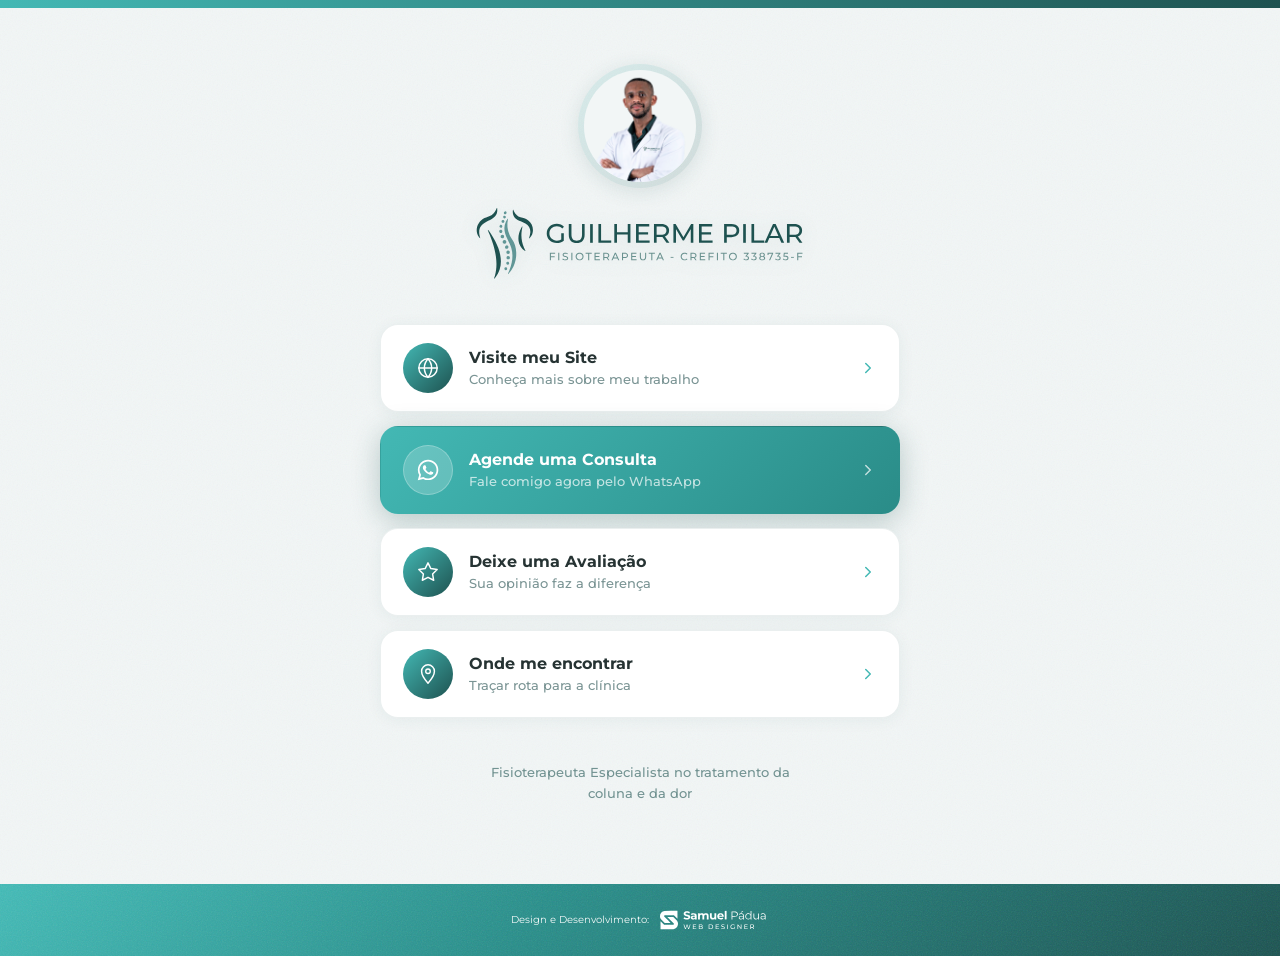
<file: links.html>
<!DOCTYPE html>
<html lang="pt-BR">
<head>
  <meta charset="UTF-8">
  <meta name="viewport" content="width=device-width, initial-scale=1.0">
  <title>Links — Dr. Guilherme Pilar · Fisioterapeuta</title>
  <link rel="icon" type="image/png" href="favicon.png">
  <link rel="preconnect" href="https://fonts.googleapis.com">
  <link rel="preconnect" href="https://fonts.gstatic.com" crossorigin>
  <link href="https://fonts.googleapis.com/css2?family=Montserrat:wght@400;500;600;700;800&display=swap" rel="stylesheet">
  <link rel="stylesheet" href="style.css">
  <link rel="stylesheet" href="links.css">
</head>
<body class="links-page">

  <div class="top-bar"></div>

  <main class="lk-main">
    <div class="lk-grain"></div>

    <div class="lk-container">

      <!-- Header -->
      <header class="lk-header">
        <div class="lk-avatar-wrap">
          <img src="dr-links.png" class="lk-avatar" alt="Dr. Guilherme Pilar">
        </div>
        <img src="logo.svg" class="lk-logo" alt="Dr. Guilherme Pilar Fisioterapeuta">
      </header>

      <!-- Link Cards -->
      <div class="lk-cards">

        <!-- Visite meu Site -->
        <a href="https://www.guilhermepilar.com.br/" class="lk-card" target="_blank" rel="noopener">
          <span class="lk-icon">
            <svg width="22" height="22" viewBox="0 0 24 24" fill="none" xmlns="http://www.w3.org/2000/svg">
              <circle cx="12" cy="12" r="10" stroke="white" stroke-width="1.6"/>
              <path d="M2 12h20" stroke="white" stroke-width="1.6" stroke-linecap="round"/>
              <path d="M12 2a15.3 15.3 0 0 1 4 10 15.3 15.3 0 0 1-4 10A15.3 15.3 0 0 1 8 12 15.3 15.3 0 0 1 12 2z" stroke="white" stroke-width="1.6"/>
            </svg>
          </span>
          <div class="lk-card-text">
            <span class="lk-card-title">Visite meu Site</span>
            <span class="lk-card-desc">Conheça mais sobre meu trabalho</span>
          </div>
          <span class="lk-arrow">
            <svg width="18" height="18" viewBox="0 0 24 24" fill="none">
              <path d="M9 18l6-6-6-6" stroke="white" stroke-width="2" stroke-linecap="round" stroke-linejoin="round"/>
            </svg>
          </span>
        </a>

        <!-- Agende uma Consulta (destaque) -->
        <a href="https://wa.me/553799293165" class="lk-card lk-card--primary" target="_blank" rel="noopener">
          <span class="lk-icon">
            <svg width="22" height="22" viewBox="0 0 57 57" fill="none" xmlns="http://www.w3.org/2000/svg">
              <path fill-rule="evenodd" clip-rule="evenodd" d="M47.4216 9.51921C42.4222 4.51401 35.7735 1.75635 28.6904 1.75342C14.0949 1.75342 2.21626 13.6317 2.21039 28.2311C2.20844 32.8981 3.42761 37.4539 5.74495 41.4695L1.98828 55.1909L16.0257 51.5086C19.8936 53.6185 24.2481 54.7304 28.6796 54.7317H28.6907C43.2846 54.7317 55.1645 42.8524 55.1701 28.2523C55.173 21.1767 52.4212 14.5241 47.4216 9.51921ZM28.6904 50.2598H28.6813C24.7322 50.2581 20.8591 49.1968 17.4794 47.1919L16.6761 46.7148L8.34605 48.9L10.5695 40.7784L10.046 39.9457C7.84279 36.4415 6.67939 32.3913 6.68135 28.2328C6.68592 16.0981 16.5593 6.22568 28.6992 6.22568C34.5779 6.22763 40.1039 8.51986 44.2592 12.68C48.4144 16.8401 50.7014 22.3698 50.6994 28.2507C50.6942 40.3863 40.8215 50.2598 28.6904 50.2598ZM40.7628 33.7761C40.1013 33.4448 36.8482 31.8446 36.2416 31.6235C35.6356 31.4027 35.194 31.2928 34.7533 31.9549C34.312 32.617 33.0443 34.1075 32.6581 34.5488C32.2719 34.9904 31.8864 35.0459 31.2246 34.7145C30.5629 34.3834 28.4311 33.6845 25.9037 31.4304C23.937 29.676 22.6092 27.5094 22.223 26.8473C21.8375 26.1845 22.2198 25.861 22.5133 25.497C23.2296 24.6075 23.9468 23.6751 24.1673 23.2338C24.3881 22.7922 24.2775 22.4057 24.1118 22.0746C23.9468 21.7436 22.6236 18.4869 22.0724 17.1617C21.5348 15.8721 20.9898 16.0463 20.5834 16.026C20.1979 16.0068 19.7566 16.0029 19.3154 16.0029C18.8744 16.0029 18.1575 16.1682 17.5508 16.831C16.9445 17.4934 15.2355 19.0939 15.2355 22.3505C15.2355 25.6072 17.6063 28.7533 17.937 29.1949C18.2677 29.6365 22.6027 36.3195 29.2396 39.1851C30.8182 39.8674 32.0505 40.2741 33.0116 40.5791C34.5968 41.0827 36.0387 41.0116 37.1789 40.8413C38.4503 40.6512 41.0932 39.2406 41.645 37.6952C42.1962 36.1496 42.1962 34.825 42.0305 34.5488C41.8655 34.2729 41.4242 34.1075 40.7628 33.7761Z" fill="white"/>
            </svg>
          </span>
          <div class="lk-card-text">
            <span class="lk-card-title">Agende uma Consulta</span>
            <span class="lk-card-desc">Fale comigo agora pelo WhatsApp</span>
          </div>
          <span class="lk-arrow">
            <svg width="18" height="18" viewBox="0 0 24 24" fill="none">
              <path d="M9 18l6-6-6-6" stroke="white" stroke-width="2" stroke-linecap="round" stroke-linejoin="round"/>
            </svg>
          </span>
        </a>

        <!-- Deixe uma Avaliação -->
        <a href="https://g.page/r/CYIY0etEhBIDEAE/review" class="lk-card" target="_blank" rel="noopener">
          <span class="lk-icon">
            <svg width="22" height="22" viewBox="0 0 24 24" fill="none" xmlns="http://www.w3.org/2000/svg">
              <path d="M12 2l3.09 6.26L22 9.27l-5 4.87 1.18 6.88L12 17.77l-6.18 3.25L7 14.14 2 9.27l6.91-1.01L12 2z" stroke="white" stroke-width="1.6" stroke-linejoin="round"/>
            </svg>
          </span>
          <div class="lk-card-text">
            <span class="lk-card-title">Deixe uma Avaliação</span>
            <span class="lk-card-desc">Sua opinião faz a diferença</span>
          </div>
          <span class="lk-arrow">
            <svg width="18" height="18" viewBox="0 0 24 24" fill="none">
              <path d="M9 18l6-6-6-6" stroke="white" stroke-width="2" stroke-linecap="round" stroke-linejoin="round"/>
            </svg>
          </span>
        </a>

        <!-- Onde me encontrar -->
        <a href="https://www.google.com/maps/search/?api=1&query=Guilherme%20Pilar%20Fisioterapeuta%2C%20R.%20Francisco%20S%C3%A1les%2C%20119%20-%20sala%20801%208%C2%BA%20andar%20-%20Centro%2C%20Par%C3%A1%20de%20Minas%20-%20MG%2C%2035660-393" class="lk-card" target="_blank" rel="noopener">
          <span class="lk-icon">
            <svg width="22" height="22" viewBox="0 0 24 24" fill="none" xmlns="http://www.w3.org/2000/svg">
              <path d="M12 2C8.13 2 5 5.13 5 9c0 5.25 7 13 7 13s7-7.75 7-13c0-3.87-3.13-7-7-7z" stroke="white" stroke-width="1.6" stroke-linejoin="round"/>
              <circle cx="12" cy="9" r="2.5" stroke="white" stroke-width="1.5"/>
            </svg>
          </span>
          <div class="lk-card-text">
            <span class="lk-card-title">Onde me encontrar</span>
            <span class="lk-card-desc">Traçar rota para a clínica</span>
          </div>
          <span class="lk-arrow">
            <svg width="18" height="18" viewBox="0 0 24 24" fill="none">
              <path d="M9 18l6-6-6-6" stroke="white" stroke-width="2" stroke-linecap="round" stroke-linejoin="round"/>
            </svg>
          </span>
        </a>

      </div>

      <p class="lk-bio">Fisioterapeuta Especialista no tratamento da coluna e da dor</p>

    </div>
  </main>

  <!-- Footer -->
  <footer class="site-footer">
    <div class="site-footer-grain"></div>
    <div class="site-footer-inner">
<a href="https://samuelpadua.com.br/" class="site-footer-credit" target="_blank" rel="noopener" aria-label="Design e Desenvolvimento por Samuel Pádua Web Designer">
        <span class="site-footer-credit-text">Design e Desenvolvimento:</span>
        <img src="logo-samuel.svg" alt="Samuel Pádua Web Designer" class="site-footer-credit-logo">
      </a>
    </div>
  </footer>

  <script>
    var yearEl = document.getElementById('footer-year');
    if (yearEl) yearEl.textContent = new Date().getFullYear();
  </script>

</body>
</html>
</file>
<file: style.css>
/* ===== RESET & BASE ===== */
*, *::before, *::after { box-sizing: border-box; margin: 0; padding: 0; }

:root {
  --dark:       #263333;
  --primary:    #1E5250;
  --teal:       #81C1C1;
  --white:      #FFFFFF;
  --gray-bg:    #F5F5F5;
  --grad-start: #43B8B4;
  --grad-end:   #1E5250;
  --gradient:   linear-gradient(to right, #43B8B4, #1E5250);
}

html { scroll-behavior: smooth; overflow-x: hidden; }

html {
  scrollbar-color: #43B8B4 rgba(30, 82, 80, 0.12);
  scrollbar-width: thin;
}

body {
  font-family: 'Montserrat', sans-serif;
  color: var(--dark);
  background: var(--white);
  overflow-x: hidden;
}

body::-webkit-scrollbar {
  width: 12px;
}

body::-webkit-scrollbar-track {
  background: rgba(30, 82, 80, 0.08);
}

body::-webkit-scrollbar-thumb {
  background: linear-gradient(180deg, #6FD0CC 0%, #43B8B4 100%);
  border-radius: 999px;
  border: 2px solid rgba(255, 255, 255, 0.75);
}

body::-webkit-scrollbar-thumb:hover {
  background: linear-gradient(180deg, #7EDAD6 0%, #4AC4BF 100%);
}

/* ===== SCROLL REVEAL ===== */
.reveal-item {
  --reveal-x: 0px;
  --reveal-y: 28px;
  --reveal-scale: 1;
  --reveal-blur: 0px;
  opacity: 0;
  filter: blur(var(--reveal-blur));
  transform: translate3d(var(--reveal-x), var(--reveal-y), 0) scale(var(--reveal-scale));
  transition:
    opacity 0.8s cubic-bezier(0.22, 1, 0.36, 1),
    transform 0.8s cubic-bezier(0.22, 1, 0.36, 1),
    filter 0.8s cubic-bezier(0.22, 1, 0.36, 1);
  transition-delay: var(--reveal-delay, 0ms);
  will-change: opacity, transform, filter;
}

.reveal-item[data-reveal="left"] {
  --reveal-x: -42px;
  --reveal-y: 0px;
}

.reveal-item[data-reveal="right"] {
  --reveal-x: 42px;
  --reveal-y: 0px;
}

.reveal-item[data-reveal="up"] {
  --reveal-y: 34px;
}

.reveal-item[data-reveal="zoom"] {
  --reveal-y: 20px;
  --reveal-scale: 0.965;
  --reveal-blur: 3px;
}

.reveal-item.is-visible {
  opacity: 1;
  filter: blur(0);
  transform: translate3d(0, 0, 0) scale(1);
}

@media (prefers-reduced-motion: reduce) {
  html {
    scroll-behavior: auto;
  }

  .reveal-item {
    opacity: 1;
    filter: none;
    transform: none;
    transition: none;
    will-change: auto;
  }
}

/* ===== TOP BAR ===== */
.top-bar {
  height: 6px;
  background: var(--gradient);
  width: 100%;
}

/* ===== HERO SECTION ===== */
.hero {
  position: relative;
  height: 850px;
  display: flex;
  align-items: stretch;
  overflow: hidden;
}

.hero-bg {
  position: absolute;
  inset: 0;
  background-image: url('bg-hero.jpg');
  background-size: cover;
  background-position: center;
  z-index: 0;
}

.hero-inner {
  position: relative;
  z-index: 1;
  width: 100%;
  max-width: 1280px;
  margin: 0 auto;
  padding: 0 60px;
  display: flex;
  flex-direction: column;
}

/* ===== HEADER / LOGO ===== */
.hero-header {
  padding: 40px 0 0;
  flex: 0 0 auto;
}

.logo {
  height: 64px;
  width: auto;
  display: block;
}

/* ===== HERO CONTENT ===== */
.hero-content {
  display: flex;
  align-items: stretch;
  gap: 40px;
  flex: 1;
}

/* ===== LEFT COLUMN ===== */
.hero-left {
  flex: 0 0 490px;
  display: flex;
  flex-direction: column;
  justify-content: center;
  padding-bottom: 50px;
}

.hero-left h1 {
  font-size: 61px;
  font-weight: 500;
  line-height: 1.05;
  letter-spacing: -0.04em;
  color: var(--dark);
  margin-bottom: 24px;
}

.gradient-text {
  background: var(--gradient);
  -webkit-background-clip: text;
  -webkit-text-fill-color: transparent;
  background-clip: text;
  display: inline;
  font-weight: 800;
}

.subtext {
  font-size: 17px;
  font-weight: 500;
  line-height: 1.6;
  color: var(--dark);
  max-width: 440px;
  margin-bottom: 32px;
}

.btn-cta {
  display: inline-flex;
  align-items: center;
  background: linear-gradient(135deg, #43B8B4, #2A8C88, #1E5250, #2A8C88, #43B8B4);
  background-size: 400% 400%;
  animation: cta-gradient 10s linear infinite;
  overflow: hidden;
  position: relative;
  color: var(--white);
  font-family: 'Montserrat', sans-serif;
  font-size: 18px;
  font-weight: 700;
  line-height: 1.28;
  letter-spacing: 0.18em;
  text-transform: uppercase;
  text-decoration: none;
  height: 72px;
  padding: 0 52px;
  border-radius: 16px;
  align-self: flex-start;
  transition: opacity 0.25s, transform 0.2s;
  margin-bottom: 20px;
}

.btn-cta::after {
  content: '';
  position: absolute;
  top: -50%;
  left: -80%;
  width: 45%;
  height: 200%;
  background: linear-gradient(
    to right,
    transparent,
    rgba(255, 255, 255, 0.22),
    transparent
  );
  transform: skewX(-18deg);
  animation: btn-shine 5s ease-in-out infinite;
  pointer-events: none;
}

.btn-cta:hover {
  opacity: 0.88;
  transform: translateY(-2px);
}

.crefito {
  font-size: 14px;
  font-weight: 700;
  letter-spacing: 0.1em;
  color: var(--dark);
  text-transform: uppercase;
  opacity: 0.7;
}

/* ===== RIGHT COLUMN ===== */
.hero-right {
  flex: 1;
  align-self: stretch;
  position: relative;
  display: flex;
  align-items: flex-end;
  justify-content: center;
}

.doctor-img {
  position: absolute;
  bottom: 0;
  left: 50%;
  transform: translateX(-40%);
  z-index: 2;
  height: 820px;
  width: auto;
  display: block;
  object-fit: contain;
  object-position: bottom;
}

/* ===== STAMP ANIMADO ===== */
.stamp-wrapper {
  position: absolute;
  top: -36px;
  right: -60px;
  width: 162px;
  height: 162px;
  z-index: 3;
}

.stamp-txt {
  position: absolute;
  inset: 0;
  width: 162px;
  height: 162px;
  animation: spin-stamp 18s linear infinite;
  transform-origin: center center;
}

.stamp-iso {
  position: absolute;
  top: 50%;
  left: 50%;
  transform: translate(-50%, -50%);
  width: 92px;
  height: 92px;
}

@keyframes cta-gradient {
  0%   { background-position: 0% 0%; }
  50%  { background-position: 100% 100%; }
  100% { background-position: 0% 0%; }
}

@keyframes btn-shine {
  0%        { left: -80%; opacity: 0; }
  10%       { opacity: 1; }
  50%       { left: 130%; opacity: 0; }
  100%      { left: 130%; opacity: 0; }
}

@keyframes spin-stamp {
  from { transform: rotate(0deg); }
  to   { transform: rotate(360deg); }
}

/* ===== INTRO BLOCK ===== */
.intro-block {
  position: relative;
  height: 248px;
  display: flex;
  align-items: center;
  background: linear-gradient(to right, #43B8B4 0%, #1E5250 100%);
  overflow: hidden;
}

/* Grain visível sobre o gradient */
.intro-block::after {
  content: '';
  position: absolute;
  inset: 0;
  background-image: url("data:image/svg+xml,%3Csvg xmlns='http://www.w3.org/2000/svg' width='200' height='200'%3E%3Cfilter id='n'%3E%3CfeTurbulence type='fractalNoise' baseFrequency='0.8' numOctaves='4' stitchTiles='stitch'/%3E%3C/filter%3E%3Crect width='200' height='200' filter='url(%23n)'/%3E%3C/svg%3E");
  background-repeat: repeat;
  background-size: 200px 200px;
  mix-blend-mode: soft-light;
  opacity: 0.65;
  pointer-events: none;
  z-index: 2;
}

.intro-inner {
  position: relative;
  z-index: 3;
  width: 100%;
  max-width: 1280px;
  margin: 0 auto;
  padding: 0 60px;
  display: flex;
  align-items: center;
  gap: 60px;
}

.intro-left {
  flex: 0 0 280px;
}

.intro-left h2 {
  font-size: 39px;
  font-weight: 500;
  line-height: 1.12;
  letter-spacing: -0.02em;
  color: var(--white);
}

.intro-left h2 strong {
  font-weight: 800;
  display: block;
}

.intro-right {
  flex: 1;
}

.intro-right p {
  font-size: 18px;
  font-weight: 400;
  line-height: 1.7;
  color: var(--white);
}

.intro-right p strong {
  font-weight: 700;
}

/* Responsivo intro */
@media (max-width: 820px) {
  .intro-block { height: auto; padding: 56px 0; }

  .intro-inner {
    flex-direction: column;
    gap: 28px;
    padding: 0 32px;
  }

  .intro-left { flex: none; width: 100%; }

  .intro-left h2 { font-size: 32px; }

  .intro-right p { font-size: 16px; }
}

@media (max-width: 480px) {
  .intro-block { height: auto; padding: 48px 0; }

  .intro-inner { padding: 0 24px; gap: 20px; }

  .intro-left h2 { font-size: 28px; }

  .intro-right p { font-size: 15px; }
}

/* ===== TREATMENT BLOCK ===== */
.treatment-block {
  background: var(--white);
  padding: 100px 0 90px;
}

.treatment-inner {
  max-width: 1280px;
  margin: 0 auto;
  padding: 0 60px;
  display: flex;
  flex-direction: column;
  align-items: center;
  gap: 60px;
}

/* Header */
.treatment-header {
  text-align: center;
  max-width: 760px;
}

.tagline {
  display: block;
  font-size: 15px;
  font-weight: 600;
  letter-spacing: 0.15em;
  text-transform: uppercase;
  color: var(--primary);
  margin-bottom: 12px;
}

.treatment-title {
  font-size: 48px;
  font-weight: 700;
  line-height: 1.1;
  letter-spacing: -0.02em;
  background: var(--gradient);
  -webkit-background-clip: text;
  -webkit-text-fill-color: transparent;
  background-clip: text;
  margin-bottom: 20px;
}

.treatment-desc {
  font-size: 16px;
  font-weight: 500;
  line-height: 1.7;
  color: var(--primary);
}

/* Cards grid */
.cards-grid {
  display: grid;
  grid-template-columns: repeat(3, 1fr);
  gap: 24px;
  width: 100%;
}

.card {
  background: var(--white);
  border-radius: 20px;
  padding: 36px;
  box-shadow: 0 8px 32px 0 rgba(29, 80, 78, 0.18);
  border: 2px solid transparent;
  transition: border-color 0.3s ease, box-shadow 0.3s ease, transform 0.3s ease;
  display: flex;
  flex-direction: column;
  gap: 20px;
}

.card:hover {
  border-color: #C5E2E2;
  box-shadow: none;
  transform: translateY(-4px);
}

.card-icon svg {
  display: block;
}

.card h3 {
  font-size: 25px;
  font-weight: 700;
  line-height: 1.2;
  color: var(--primary);
}

.card p {
  font-size: 15px;
  font-weight: 400;
  line-height: 1.7;
  color: var(--dark);
}

/* Footer */
.treatment-footer {
  display: flex;
  flex-direction: column;
  align-items: center;
  gap: 32px;
  text-align: center;
}

.treatment-footer > p {
  font-size: 16px;
  font-weight: 600;
  line-height: 1.65;
  color: var(--dark);
}

.btn-cta--center {
  align-self: center;
}

/* Responsivo treatment */
@media (max-width: 900px) {
  .cards-grid { grid-template-columns: 1fr; gap: 20px; }
  .treatment-title { font-size: 36px; }
  .treatment-block { padding: 72px 0; }
  .treatment-inner { padding: 0 32px; gap: 44px; }
}

@media (max-width: 480px) {
  .treatment-title { font-size: 30px; }
  .treatment-block { padding: 56px 0; }
  .treatment-inner { padding: 0 24px; gap: 36px; }
  .card { padding: 28px; }
}

/* ===== PROBLEMS BLOCK ===== */
.problems-block {
  position: relative;
  height: 195px;
  background: linear-gradient(to right, #43B8B4 0%, #1E5250 100%);
  overflow: visible;
  clip-path: inset(-400px 0 0 0); /* permite sangrar acima, clipa abaixo */
  z-index: 2;
}

/* Grain confinado ao bloco */
.problems-grain {
  position: absolute;
  inset: 0;
  background-image: url("data:image/svg+xml,%3Csvg xmlns='http://www.w3.org/2000/svg' width='200' height='200'%3E%3Cfilter id='n'%3E%3CfeTurbulence type='fractalNoise' baseFrequency='0.8' numOctaves='4' stitchTiles='stitch'/%3E%3C/filter%3E%3Crect width='200' height='200' filter='url(%23n)'/%3E%3C/svg%3E");
  background-repeat: repeat;
  background-size: 200px 200px;
  mix-blend-mode: soft-light;
  opacity: 0.65;
  pointer-events: none;
  z-index: 0;
}

.problems-inner {
  position: relative;
  z-index: 1;
  max-width: 1280px;
  margin: 0 auto;
  padding: 0 80px 0 0;
  height: 100%;
  display: flex;
  align-items: center;
  gap: 52px;
}

/* Coluna da imagem */
.problems-img-col {
  flex: 0 0 auto;
  position: relative;
  height: 100%;
  display: flex;
  align-items: flex-end;
}

.problems-img {
  display: block;
  height: 240px;
  width: auto;
  filter: drop-shadow(0 0 30px rgba(67, 184, 180, 0.2));
}

/* Headline */
.problems-headline {
  flex: 0 0 230px;
  font-size: 22px;
  font-weight: 700;
  line-height: 1.5;
  color: var(--white);
  letter-spacing: -0.01em;
}

/* Body text */
.problems-body {
  flex: 1;
  font-size: 18px;
  font-weight: 400;
  line-height: 1.5;
  color: var(--white);
}

.problems-body strong {
  font-weight: 700;
}

/* Responsivo problems */
@media (max-width: 900px) {
  .problems-block { height: auto; padding: 48px 0; overflow: hidden; }
  .problems-inner { flex-direction: column; align-items: flex-start; gap: 24px; padding: 0 32px; height: auto; }
  .problems-img-col { display: none; }
  .problems-headline { flex: none; font-size: 20px; }
  .problems-body { font-size: 16px; }
}

@media (max-width: 480px) {
  .problems-block { padding: 40px 0; }
  .problems-inner { padding: 0 24px; gap: 16px; }
  .problems-headline { font-size: 18px; }
  .problems-body { font-size: 15px; }
}

/* ===== RESPONSIVO ===== */

/* Laptop menor / tablet landscape */
@media (max-width: 1100px) {
  .hero-inner { padding: 0 40px; }

  .hero-left {
    flex: 0 0 420px;
  }

  .hero-left h1 {
    font-size: 52px;
  }

  .subtext {
    font-size: 16px;
    max-width: 380px;
  }

  .doctor-img {
    height: 700px;
  }

  .stamp-wrapper { width: 124px; height: 124px; top: -68px; right: -16px; }
  .stamp-txt    { width: 124px; height: 124px; }
  .stamp-iso    { width: 70px;  height: 70px; }
}

/* Tablet portrait */
@media (max-width: 820px) {
  .hero {
    height: auto;
    min-height: 100svh;
  }

  .hero-inner { padding: 0 32px; }

  .hero-content {
    flex-direction: column;
    align-items: flex-start;
    gap: 0;
    padding-bottom: 0;
  }

  .hero-left {
    flex: none;
    width: 100%;
    max-width: 560px;
    padding-bottom: 40px;
    justify-content: flex-start;
    padding-top: 32px;
  }

  .hero-left h1 { font-size: 46px; }

  .subtext { font-size: 15px; max-width: 100%; }

  /* Ancora pelo topo — mostra cabeça + torso, pés cortam embaixo */
  .hero-right {
    width: 100%;
    height: 400px;
    align-self: auto;
    justify-content: center;
    overflow: hidden;
    margin-top: 16px;
  }

  .doctor-img {
    position: absolute;
    top: 0;
    left: 50%;
    transform: translateX(-50%);
    height: 480px;
  }

  .stamp-wrapper { top: 220px; right: 16px; width: 110px; height: 110px; }
  .stamp-txt    { width: 110px; height: 110px; }
  .stamp-iso    { width: 62px; height: 62px; }
}

/* Mobile */
@media (max-width: 480px) {
  .hero-inner { padding: 0 24px; }

  .logo { height: 52px; }

  .hero-left {
    padding-top: 24px;
    padding-bottom: 36px;
  }

  .hero-left h1 { font-size: 36px; }

  .subtext { font-size: 14px; }

  .btn-cta {
    height: 60px;
    padding: 0 24px;
    font-size: 13px;
    letter-spacing: 0.12em;
    align-self: stretch;
    justify-content: center;
    text-align: center;
  }

  /* Ancora pelo topo — mostra cabeça + torso */
  .hero-right {
    height: 320px;
    overflow: hidden;
    margin-top: 12px;
  }

  .doctor-img {
    top: 0;
    bottom: auto;
    height: 380px;
    transform: translateX(-50%);
  }

  .stamp-wrapper { width: 86px; height: 86px; top: 30px; bottom: auto; right: 12px; }
  .stamp-txt    { width: 86px; height: 86px; }
  .stamp-iso    { width: 48px; height: 48px; }

  .whatsapp-float { bottom: 20px; right: 20px; width: 60px; height: 60px; }
}

/* ===== WHATSAPP FLUTUANTE ===== */
@keyframes wpp-pulse {
  0%   { box-shadow: 0 0 0 0 rgba(67, 184, 180, 0.55), 0 0 0 0 rgba(67, 184, 180, 0.3); }
  50%  { box-shadow: 0 0 0 14px rgba(67, 184, 180, 0.12), 0 0 0 28px rgba(67, 184, 180, 0.04); }
  100% { box-shadow: 0 0 0 0 rgba(67, 184, 180, 0), 0 0 0 0 rgba(67, 184, 180, 0); }
}

.whatsapp-float {
  position: fixed;
  bottom: 30px;
  right: 30px;
  width: 72px;
  height: 72px;
  background: linear-gradient(135deg, #43B8B4, #1E5250);
  border-radius: 50%;
  display: flex;
  align-items: center;
  justify-content: center;
  z-index: 1000;
  text-decoration: none;
  transition: transform 0.2s;
  animation: wpp-pulse 2.4s ease-out infinite;
}

.whatsapp-float:hover {
  transform: scale(1.05);
  animation: none;
  box-shadow: 0 6px 28px rgba(30, 82, 80, 0.5);
}

.whatsapp-float:hover .wpp-badge {
  opacity: 1;
  transform: translateY(-50%) translateX(0) scale(1);
  pointer-events: auto;
}

.whatsapp-float svg {
  width: 36px;
  height: 36px;
  position: relative;
  z-index: 1;
}

/* Badge balão de chat */
.wpp-badge {
  position: absolute;
  right: calc(100% + 14px);
  top: 50%;
  transform: translateY(-50%) translateX(10px) scale(0.92);
  white-space: nowrap;
  background: #ffffff;
  color: #1E5250;
  font-family: 'Montserrat', sans-serif;
  font-size: 13px;
  font-weight: 700;
  letter-spacing: 0.02em;
  padding: 10px 18px;
  border-radius: 50px;
  box-shadow: 0 4px 20px rgba(30, 82, 80, 0.18), 0 1px 4px rgba(0,0,0,0.08);
  opacity: 0;
  pointer-events: none;
  transition: opacity 0.22s ease, transform 0.22s ease;
}

/* Setinha apontando para o botão */
.wpp-badge::after {
  content: '';
  position: absolute;
  top: 50%;
  right: -7px;
  transform: translateY(-50%);
  border-width: 6px 0 6px 8px;
  border-style: solid;
  border-color: transparent transparent transparent #ffffff;
  filter: drop-shadow(2px 0 2px rgba(30,82,80,0.08));
}

/* ===== REVIEWS BLOCK ===== */
.reviews-block {
  position: relative;
  background: linear-gradient(135deg, #43B8B4 0%, #2A8C88 40%, #1E5250 100%);
  min-height: 850px;
  padding: 80px 0 72px;
  display: flex;
  flex-direction: column;
  overflow: hidden;
}

.reviews-grain {
  position: absolute;
  inset: 0;
  background-image: url("data:image/svg+xml,%3Csvg xmlns='http://www.w3.org/2000/svg' width='200' height='200'%3E%3Cfilter id='n'%3E%3CfeTurbulence type='fractalNoise' baseFrequency='0.8' numOctaves='4' stitchTiles='stitch'/%3E%3C/filter%3E%3Crect width='200' height='200' filter='url(%23n)'/%3E%3C/svg%3E");
  mix-blend-mode: soft-light;
  opacity: 0.65;
  pointer-events: none;
  z-index: 1;
}

.reviews-inner {
  position: relative;
  z-index: 2;
  max-width: 1240px;
  margin: 0 auto;
  width: 100%;
  padding: 0 48px;
  display: flex;
  flex-direction: column;
  gap: 52px;
}

.reviews-header {
  text-align: center;
}

.reviews-tagline {
  display: block;
  font-size: 14px;
  font-weight: 600;
  letter-spacing: 0.3em;
  text-transform: uppercase;
  color: rgba(255, 255, 255, 0.65);
  margin-bottom: 14px;
}

.reviews-title {
  font-size: 40px;
  font-weight: 400;
  color: var(--white);
  line-height: 1.15;
}

.reviews-title strong {
  font-weight: 700;
}

/* Carousel */
.reviews-carousel {
  position: relative;
  width: 100%;
  overflow: visible;
}

.carousel-viewport {
  overflow: hidden;
  width: 100%;
}

.reviews-track {
  display: flex;
  gap: 24px;
}

/* Review card */
.review-card {
  background: var(--white);
  border-radius: 16px;
  padding: 28px 24px;
  display: flex;
  flex-direction: column;
  gap: 14px;
  flex-shrink: 0;
}

.rc-header {
  display: flex;
  align-items: center;
  gap: 12px;
}

.rc-avatar {
  width: 48px;
  height: 48px;
  border-radius: 50%;
  background: linear-gradient(135deg, #81C1C1, #1E5250);
  display: flex;
  align-items: center;
  justify-content: center;
  font-size: 14px;
  font-weight: 700;
  color: var(--white);
  flex-shrink: 0;
  overflow: hidden;
}

.rc-avatar img {
  width: 100%;
  height: 100%;
  object-fit: cover;
}

.rc-name {
  font-size: 15px;
  font-weight: 700;
  color: var(--dark);
  display: block;
}

.rc-count {
  font-size: 12px;
  color: #999;
  display: block;
  margin-top: 2px;
}

.rc-stars {
  display: flex;
  align-items: center;
  gap: 8px;
}

.rc-stars-icons {
  color: #FBBC04;
  font-size: 17px;
  letter-spacing: 2px;
  line-height: 1;
}

.rc-badge {
  width: 18px;
  height: 18px;
  border-radius: 50%;
  background: #4285F4;
  display: flex;
  align-items: center;
  justify-content: center;
  flex-shrink: 0;
}

.rc-text {
  font-size: 15px;
  font-weight: 500;
  color: #4A5252;
  line-height: 1.65;
}

/* Carousel buttons */
.carousel-btn {
  position: absolute;
  top: 50%;
  transform: translateY(-50%);
  background: none;
  border: none;
  cursor: pointer;
  padding: 0;
  display: flex;
  align-items: center;
  justify-content: center;
  transition: opacity 0.2s;
  z-index: 2;
  width: 48px;
  height: 48px;
}

.carousel-btn--prev {
  left: -72px;
}

.carousel-btn--next {
  right: -72px;
}

.carousel-btn:hover circle {
  stroke: rgba(255, 255, 255, 0.8);
}

.reviews-pagination {
  display: flex;
  justify-content: center;
  align-items: center;
  gap: 12px;
  margin-top: -16px;
}

.reviews-dot {
  width: 10px;
  height: 10px;
  border-radius: 50%;
  border: none;
  padding: 0;
  cursor: pointer;
  background: rgba(255, 255, 255, 0.3);
  transition: transform 0.22s ease, background-color 0.22s ease, opacity 0.22s ease;
}

.reviews-dot:hover {
  background: rgba(255, 255, 255, 0.6);
}

.reviews-dot.is-active {
  background: var(--white);
  transform: scale(1.2);
}

/* Footer */
.reviews-footer {
  display: flex;
  flex-direction: column;
  gap: 0;
}

.reviews-divider {
  height: 1px;
  background: rgba(255, 255, 255, 0.2);
  margin-bottom: 32px;
}

.reviews-cta-row {
  display: flex;
  align-items: center;
  justify-content: space-between;
}

.reviews-cta-text {
  font-size: 20px;
  font-weight: 700;
  color: var(--white);
  line-height: 1.4;
}

.reviews-footer .btn-cta {
  box-shadow: 0 0 0 3px rgba(255, 255, 255, 0.1);
}

/* ===== RESPONSIVE: REVIEWS ===== */
@media (max-width: 820px) {
  .reviews-block { min-height: unset; padding: 64px 0 56px; }
  .reviews-inner { padding: 0 20px; gap: 36px; }
  .reviews-carousel { padding: 0 44px; }
  .carousel-btn--prev { left: 0; }
  .carousel-btn--next { right: 0; }
  .reviews-pagination { margin-top: -8px; }
  .reviews-title { font-size: 30px; }
  .reviews-cta-row { flex-direction: column; align-items: flex-start; gap: 24px; }
  .reviews-cta-text { font-size: 18px; }
}

@media (max-width: 480px) {
  .reviews-title { font-size: 26px; }
  .reviews-carousel { padding: 0 34px; }
  .reviews-pagination { gap: 10px; }
  .carousel-btn { display: none; }
  .rc-text { text-align: left; }
  .carousel-btn svg { width: 36px; height: 36px; }
}

/* ===== CONDITION BLOCK (HÉRNIA, etc.) ===== */
.condition-block {
  background: var(--white);
  padding: 96px 0;
}

.condition-inner {
  max-width: 1200px;
  margin: 0 auto;
  padding: 0 48px;
  display: grid;
  grid-template-columns: 45% 55%;
  gap: 72px;
  align-items: center;
}

.condition-block--gray {
  background: #F5F5F5;
}

.condition-media {
  position: relative;
  border-radius: 20px;
  overflow: hidden;
  line-height: 0;
  isolation: isolate;
}

.condition-media video,
.condition-media .condition-img {
  width: 100%;
  height: auto;
  display: block;
  border-radius: 20px;
}

.condition-media--video video {
  filter: saturate(0.9) contrast(0.93) brightness(0.97);
}

.condition-media--video::after {
  content: '';
  position: absolute;
  inset: 0;
  border-radius: 20px;
  pointer-events: none;
  opacity: 0.34;
  mix-blend-mode: soft-light;
  background-image:
    url("data:image/svg+xml,%3Csvg xmlns='http://www.w3.org/2000/svg' width='160' height='160' viewBox='0 0 160 160'%3E%3Cfilter id='n'%3E%3CfeTurbulence type='fractalNoise' baseFrequency='1.35' numOctaves='3' stitchTiles='stitch'/%3E%3C/filter%3E%3Crect width='160' height='160' filter='url(%23n)' opacity='1'/%3E%3C/svg%3E");
  background-size: 160px 160px;
}

.condition-text {
  display: flex;
  flex-direction: column;
  align-items: flex-start;
  gap: 24px;
}

.condition-text .btn-cta {
  align-self: flex-start;
  font-size: 16px;
  height: 58px;
  padding: 0 40px;
}

.condition-title {
  font-size: 38px;
  font-weight: 400;
  line-height: 1.1;
  letter-spacing: -0.02em;
  background: linear-gradient(to right, #43B8B4, #1E5250);
  -webkit-background-clip: text;
  -webkit-text-fill-color: transparent;
  background-clip: text;
}

.condition-title strong {
  font-weight: 800;
}

.condition-body {
  font-size: 15px;
  font-weight: 400;
  line-height: 1.7;
  color: var(--dark);
}

/* ===== RESPONSIVE: CONDITION BLOCK ===== */
@media (max-width: 820px) {
  .condition-inner {
    grid-template-columns: 1fr;
    gap: 36px;
    padding: 0 28px;
  }

  .condition-block {
    padding: 64px 0;
  }

  .condition-title {
    font-size: 30px;
  }
}

@media (max-width: 480px) {
  .condition-title {
    font-size: 26px;
  }

  .condition-body {
    font-size: 15px;
  }
}

/* ===== PROFILE BLOCK ===== */
.profile-block {
  background: var(--white);
  padding: 104px 0 112px;
}

.profile-inner {
  max-width: 1200px;
  margin: 0 auto;
  padding: 0 48px;
  display: grid;
  grid-template-columns: minmax(320px, 382px) minmax(0, 1fr);
  gap: 72px;
  align-items: center;
}

.profile-media {
  width: 100%;
}

.profile-image {
  width: 100%;
  display: block;
  border-radius: 18px;
  object-fit: cover;
  box-shadow: 0 24px 60px rgba(30, 82, 80, 0.08);
}

.profile-content {
  max-width: 620px;
  display: flex;
  flex-direction: column;
  align-items: flex-start;
}

.profile-title {
  font-size: 45px;
  font-weight: 700;
  line-height: 1.06;
  letter-spacing: -0.03em;
  margin-bottom: 14px;
  background: linear-gradient(90deg, #43B8B4 0%, #2A8C88 48%, #1E5250 100%);
  -webkit-background-clip: text;
  -webkit-text-fill-color: transparent;
  background-clip: text;
}

.profile-meta {
  font-size: 16px;
  font-weight: 600;
  line-height: 1.35;
  letter-spacing: 0.07em;
  color: #2E6664;
  margin-bottom: 28px;
}

.profile-body {
  display: flex;
  flex-direction: column;
  gap: 20px;
}

.profile-body p {
  margin: 0;
  font-size: 15px;
  font-weight: 400;
  line-height: 1.5;
  color: #547B79;
}

.profile-body strong {
  font-weight: 700;
  color: #2C5E5C;
}

.profile-socials {
  display: flex;
  align-items: center;
  gap: 12px;
  margin-top: 30px;
}

.profile-social-btn {
  width: 64px;
  height: 64px;
  border-radius: 50%;
  background: linear-gradient(135deg, #47BCB8 0%, #2E8D89 100%);
  display: inline-flex;
  align-items: center;
  justify-content: center;
  text-decoration: none;
  box-shadow: 0 16px 34px rgba(67, 184, 180, 0.18);
  transition: transform 0.22s ease, box-shadow 0.22s ease;
}

.profile-social-btn:hover {
  transform: translateY(-2px);
  box-shadow: 0 20px 40px rgba(67, 184, 180, 0.24);
}

.profile-social-icon {
  width: 24px;
  height: 24px;
  object-fit: contain;
}

/* ===== RESPONSIVE: PROFILE BLOCK ===== */
@media (max-width: 980px) {
  .profile-block {
    padding: 80px 0 88px;
  }

  .profile-inner {
    grid-template-columns: 1fr;
    gap: 40px;
    padding: 0 28px;
  }

  .profile-media {
    max-width: 420px;
    margin: 0 auto;
  }

  .profile-content {
    max-width: 100%;
  }

  .profile-title {
    font-size: 38px;
  }
}

@media (max-width: 480px) {
  .profile-block {
    padding: 64px 0 72px;
  }

  .profile-inner {
    padding: 0 24px;
    gap: 28px;
  }

  .profile-title {
    font-size: 32px;
    margin-bottom: 12px;
  }

  .profile-meta {
    font-size: 14px;
    margin-bottom: 22px;
  }

  .profile-body {
    gap: 18px;
  }

  .profile-socials {
    gap: 12px;
    margin-top: 24px;
  }

  .profile-social-btn {
    width: 58px;
    height: 58px;
  }

  .profile-social-btn svg,
  .profile-social-icon {
    width: 22px;
    height: 22px;
  }
}

/* ===== FAQ BLOCK ===== */
.faq-block {
  position: relative;
  background: url("bg-faq.jpg") center/cover no-repeat;
  padding: 104px 0 96px;
}

.faq-inner {
  max-width: 1200px;
  margin: 0 auto;
  padding: 0 48px;
  display: flex;
  flex-direction: column;
  align-items: center;
}

.faq-header {
  text-align: center;
  max-width: 760px;
  margin-bottom: 42px;
}

.faq-tagline {
  display: block;
  font-size: 14px;
  font-weight: 600;
  letter-spacing: 0.3em;
  text-transform: uppercase;
  color: #255F5D;
  margin-bottom: 18px;
}

.faq-title {
  font-size: 44px;
  font-weight: 700;
  line-height: 1.08;
  letter-spacing: -0.03em;
  margin-bottom: 14px;
  background: linear-gradient(90deg, #43B8B4 0%, #2A8C88 48%, #1E5250 100%);
  -webkit-background-clip: text;
  -webkit-text-fill-color: transparent;
  background-clip: text;
}

.faq-subtitle {
  margin: 0;
  font-size: 15px;
  font-weight: 400;
  line-height: 1.55;
  color: #2F6664;
}

.faq-list {
  width: 100%;
  max-width: 760px;
  display: flex;
  flex-direction: column;
  gap: 24px;
}

.faq-item {
  background: rgba(255, 255, 255, 0.94);
  border: 1px solid rgba(67, 184, 180, 0.18);
  border-radius: 14px;
  box-shadow: 0 12px 32px rgba(20, 55, 54, 0.05);
  overflow: hidden;
  transition: border-color 0.22s ease, box-shadow 0.22s ease;
}

.faq-item.is-open {
  border-color: rgba(67, 184, 180, 0.75);
  box-shadow: 0 14px 36px rgba(67, 184, 180, 0.08);
}

.faq-question {
  width: 100%;
  border: none;
  background: transparent;
  display: flex;
  align-items: center;
  justify-content: space-between;
  gap: 20px;
  text-align: left;
  padding: 22px 22px 20px;
  cursor: pointer;
  font-family: inherit;
  font-size: 18px;
  font-weight: 700;
  line-height: 1.35;
  color: #1F5756;
}

.faq-icon {
  color: #7BCACA;
  flex-shrink: 0;
  display: inline-flex;
  align-items: center;
  justify-content: center;
  transition: transform 0.22s ease;
}

.faq-item.is-open .faq-icon {
  transform: rotate(180deg);
}

.faq-item:not(.is-open) .faq-icon {
  transform: rotate(0deg);
}

.faq-answer {
  max-height: 0;
  overflow: hidden;
  transition: max-height 0.28s ease;
}

.faq-item.is-open .faq-answer {
  max-height: 220px;
}

.faq-answer p {
  margin: 0;
  padding: 0 22px 24px;
  font-size: 15px;
  font-weight: 400;
  line-height: 1.55;
  color: #295F5D;
}

.faq-footer {
  width: 100%;
  max-width: 760px;
  margin-top: 42px;
}

.faq-divider {
  height: 1px;
  background: rgba(37, 95, 93, 0.12);
  margin-bottom: 30px;
}

.faq-cta-row {
  display: flex;
  align-items: center;
  justify-content: space-between;
  gap: 32px;
}

.faq-cta-text {
  margin: 0;
  font-size: 18px;
  font-weight: 400;
  line-height: 1.35;
  color: #2B6260;
  max-width: 360px;
  flex: 0 1 360px;
}

.faq-cta-text strong {
  font-weight: 700;
  color: #1F5756;
}

.faq-footer .btn-cta {
  min-width: 356px;
  white-space: nowrap;
  text-align: center;
  flex-shrink: 0;
}

/* ===== RESPONSIVE: FAQ BLOCK ===== */
@media (max-width: 900px) {
  .faq-block {
    padding: 80px 0 76px;
  }

  .faq-inner {
    padding: 0 28px;
  }

  .faq-title {
    font-size: 36px;
  }

  .faq-question {
    font-size: 17px;
  }

  .faq-cta-row {
    flex-direction: column;
    align-items: flex-start;
  }

  .faq-cta-text {
    max-width: 100%;
    flex-basis: auto;
  }

  .faq-footer .btn-cta {
    min-width: 0;
    white-space: normal;
  }
}

@media (max-width: 480px) {
  .faq-block {
    padding: 64px 0 64px;
  }

  .faq-inner {
    padding: 0 24px;
  }

  .faq-header {
    margin-bottom: 30px;
  }

  .faq-title {
    font-size: 30px;
  }

  .faq-subtitle {
    font-size: 14px;
  }

  .faq-list {
    gap: 16px;
  }

  .faq-question {
    font-size: 16px;
    padding: 18px 18px 16px;
  }

  .faq-answer p {
    padding: 0 18px 20px;
    font-size: 14px;
  }

  .faq-footer {
    margin-top: 32px;
  }

  .faq-divider {
    margin-bottom: 24px;
  }

  .faq-cta-text {
    font-size: 16px;
  }
}

/* ===== CONTACT BLOCK ===== */
.contact-block {
  background: var(--white);
}

.contact-inner {
  max-width: 100%;
  min-height: 760px;
  display: grid;
  grid-template-columns: minmax(0, 52%) minmax(0, 48%);
  align-items: stretch;
}

.contact-panel {
  padding: 78px 72px 70px min(18vw, 320px);
  display: flex;
  flex-direction: column;
  justify-content: flex-start;
}

.contact-header {
  width: 100%;
  max-width: 524px;
  margin-bottom: 44px;
}

.contact-tagline {
  display: block;
  font-size: 14px;
  font-weight: 500;
  letter-spacing: 0.16em;
  text-transform: uppercase;
  color: #255F5D;
  margin-bottom: 10px;
}

.contact-title {
  font-size: 52px;
  font-weight: 700;
  line-height: 1.02;
  letter-spacing: -0.04em;
  background: linear-gradient(90deg, #43B8B4 0%, #2A8C88 48%, #1E5250 100%);
  -webkit-background-clip: text;
  -webkit-text-fill-color: transparent;
  background-clip: text;
}

.contact-cards {
  width: 100%;
  max-width: 524px;
  display: flex;
  flex-direction: column;
  gap: 22px;
}

.contact-card {
  background: var(--white);
  border-radius: 16px;
  padding: 20px 18px;
  display: flex;
  align-items: center;
  gap: 18px;
  min-height: 78px;
  text-decoration: none;
  color: #275F5D;
  box-shadow: 0 16px 36px rgba(38, 51, 51, 0.08);
  transition: transform 0.22s ease, box-shadow 0.22s ease, border-color 0.22s ease;
  border: 1.5px solid transparent;
}

.contact-card:hover {
  transform: translateY(-2px);
  box-shadow: none;
  border-color: rgba(67, 184, 180, 0.75);
}

.contact-card-icon {
  width: 40px;
  height: 40px;
  border-radius: 50%;
  display: inline-flex;
  align-items: center;
  justify-content: center;
  color: #81C1C1;
  flex-shrink: 0;
  flex: 0 0 40px;
}

.contact-card-icon-img {
  width: 28px;
  height: 28px;
  object-fit: contain;
  filter: brightness(0) saturate(100%) invert(41%) sepia(17%) saturate(1288%) hue-rotate(129deg) brightness(90%) contrast(92%);
}

.contact-card-text {
  font-size: 16px;
  font-weight: 700;
  line-height: 1.45;
  color: #285F5D;
  max-width: 420px;
}

.contact-brand {
  width: 100%;
  max-width: 524px;
  margin-top: auto;
  padding-top: 72px;
}

.contact-logo {
  width: min(420px, 100%);
  display: block;
}

.contact-map-wrap {
  position: relative;
  min-height: 760px;
  background: #E9EEF0;
  overflow: hidden;
}

.contact-map {
  width: 100%;
  height: 100%;
  border: 0;
  display: block;
  filter: saturate(0.88) contrast(0.94) brightness(1.02);
}

@media (min-width: 1921px) {
  .contact-panel {
    padding-left: clamp(48px, 8vw, 140px);
    padding-right: clamp(56px, 6vw, 120px);
    align-items: flex-end;
  }

  .contact-header,
  .contact-cards,
  .contact-brand {
    max-width: 560px;
  }
}

/* ===== RESPONSIVE: CONTACT BLOCK ===== */
@media (max-width: 1180px) {
  .contact-inner {
    grid-template-columns: 1fr;
    min-height: unset;
  }

  .contact-panel {
    padding: 76px 40px 56px;
  }

  .contact-cards {
    max-width: 680px;
  }

  .contact-card-text {
    max-width: none;
  }

  .contact-brand {
    margin-top: 0;
    padding-top: 48px;
  }

  .contact-logo {
    width: min(360px, 100%);
  }

  .contact-map-wrap {
    min-height: 420px;
  }
}

@media (max-width: 680px) {
  .contact-panel {
    padding: 64px 24px 48px;
  }

  .contact-header {
    margin-bottom: 32px;
  }

  .contact-title {
    font-size: 40px;
  }

  .contact-cards {
    gap: 16px;
  }

  .contact-card {
    padding: 18px 16px;
    min-height: 72px;
    gap: 14px;
  }

  .contact-card-icon {
    width: 34px;
    height: 34px;
  }

  .contact-card-icon-img {
    width: 24px;
    height: 24px;
  }

  .contact-card-text {
    font-size: 15px;
  }

  .contact-brand {
    padding-top: 40px;
  }

  .contact-map-wrap {
    min-height: 340px;
  }
}

/* ===== FOOTER ===== */
.site-footer {
  position: relative;
  min-height: 72px;
  background: linear-gradient(135deg, #43B8B4 0%, #2A8C88 42%, #1E5250 100%);
  overflow: hidden;
}

.site-footer-grain {
  position: absolute;
  inset: 0;
  background-image: url("data:image/svg+xml,%3Csvg xmlns='http://www.w3.org/2000/svg' width='200' height='200'%3E%3Cfilter id='n'%3E%3CfeTurbulence type='fractalNoise' baseFrequency='0.8' numOctaves='4' stitchTiles='stitch'/%3E%3C/filter%3E%3Crect width='200' height='200' filter='url(%23n)'/%3E%3C/svg%3E");
  mix-blend-mode: soft-light;
  opacity: 0.42;
  pointer-events: none;
}

.site-footer-inner {
  position: relative;
  z-index: 1;
  max-width: 860px;
  min-height: 72px;
  margin: 0 auto;
  padding: 0 32px;
  display: flex;
  align-items: center;
  justify-content: space-between;
  gap: 24px;
}

.site-footer-copy {
  margin: 0;
  font-size: 14px;
  font-weight: 400;
  line-height: 1.3;
  color: rgba(255, 255, 255, 0.95);
}

.site-footer-credit {
  display: inline-flex;
  align-items: center;
  gap: 10px;
  text-decoration: none;
  color: inherit;
}

.site-footer-credit-text {
  font-size: 10px;
  font-weight: 400;
  line-height: 1.4;
  color: rgba(255, 255, 255, 0.95);
  white-space: nowrap;
}

.site-footer-credit-logo {
  height: 22px;
  width: auto;
  display: block;
}

@media (max-width: 760px) {
  .site-footer {
    min-height: unset;
  }

  .site-footer-inner {
    min-height: unset;
    padding: 14px 20px;
    flex-direction: column;
    justify-content: center;
    gap: 10px;
    text-align: center;
  }

  .site-footer-copy {
    font-size: 13px;
  }
}

/* ===== GLOBAL RESPONSIVE REFINEMENTS ===== */
@media (max-width: 820px) {
  .hero-header {
    display: flex;
    justify-content: center;
    padding-top: 28px;
  }

  .hero-content {
    align-items: center;
  }

  .hero-left {
    align-items: center;
    text-align: center;
    margin: 0 auto;
  }

  .subtext,
  .crefito {
    text-align: center;
    margin-left: auto;
    margin-right: auto;
  }

  .hero .btn-cta,
  .condition-text .btn-cta,
  .reviews-footer .btn-cta,
  .faq-footer .btn-cta {
    align-self: center;
    height: 64px;
    padding: 0 32px;
    font-size: 14px;
    letter-spacing: 0.15em;
  }

  .intro-inner,
  .problems-inner {
    align-items: center;
    text-align: center;
  }

  .intro-left,
  .intro-right,
  .problems-headline,
  .problems-body {
    text-align: center;
  }

  .intro-right p,
  .problems-body {
    max-width: 60ch;
  }

  .card {
    align-items: flex-start;
    text-align: left;
  }

  .condition-text {
    align-items: center;
    text-align: center;
  }

  .condition-body {
    max-width: 62ch;
    line-height: 1.65;
  }

  .reviews-cta-row,
  .faq-cta-row {
    align-items: center;
    text-align: center;
  }

  .reviews-block .carousel-btn {
    display: none !important;
  }

  .review-card {
    text-align: left;
    align-items: flex-start;
  }

  .rc-header,
  .rc-stars {
    justify-content: flex-start;
  }

  .rc-info,
  .rc-text {
    text-align: left;
  }

  .reviews-cta-text,
  .faq-cta-text {
    max-width: 30ch;
    text-align: center;
  }

  .profile-content {
    align-items: center;
  }

  .profile-title,
  .profile-meta {
    text-align: center;
  }

  .profile-body {
    width: 100%;
    align-items: center;
  }

  .profile-body p {
    text-align: center;
    max-width: 62ch;
  }

  .profile-socials {
    justify-content: center;
  }

  .faq-question {
    font-size: 16px;
  }

  .contact-panel {
    align-items: center;
    text-align: center;
  }

  .contact-header,
  .contact-cards,
  .contact-brand {
    width: 100%;
    max-width: 680px;
  }

  .contact-logo {
    margin: 0 auto;
  }

  .contact-card {
    text-align: left;
  }

  .contact-card-text {
    text-align: left;
  }
}

@media (max-width: 480px) {
  .logo {
    height: 48px;
  }

  .hero-left {
    padding-top: 10px;
    padding-bottom: 28px;
  }

  .hero-left h1 {
    font-size: 38px;
    line-height: 1;
    letter-spacing: -0.05em;
  }

  .subtext {
    max-width: 31ch;
    font-size: 14px;
    line-height: 1.65;
  }

  .btn-cta {
    height: 60px;
    width: 100%;
    justify-content: center;
    font-size: 13px;
    letter-spacing: 0.12em;
    border-radius: 14px;
    padding: 0 24px;
    margin-bottom: 16px;
  }

  .condition-text .btn-cta,
  .reviews-footer .btn-cta,
  .faq-footer .btn-cta {
    height: 60px;
    font-size: 13px;
    letter-spacing: 0.12em;
    padding: 0 24px;
  }

  .crefito {
    font-size: 12px;
    line-height: 1.45;
  }

  .intro-left h2,
  .treatment-title,
  .problems-headline,
  .condition-title,
  .profile-title,
  .faq-title,
  .contact-title {
    text-align: center;
    margin-left: auto;
    margin-right: auto;
  }

  .intro-left h2 {
    font-size: 30px;
    line-height: 1.08;
  }

  .tagline,
  .reviews-tagline,
  .faq-tagline,
  .contact-tagline {
    font-size: 12px;
    letter-spacing: 0.22em;
    text-align: center;
  }

  .treatment-title {
    font-size: 32px;
    line-height: 1.08;
  }

  .treatment-desc,
  .faq-subtitle {
    max-width: 34ch;
    margin-left: auto;
    margin-right: auto;
    font-size: 14px;
    line-height: 1.65;
    text-align: center;
  }

  .card {
    padding: 24px 22px;
    gap: 16px;
  }

  .card h3 {
    font-size: 22px;
  }

  .card p {
    font-size: 15px;
    line-height: 1.65;
  }

  .problems-headline {
    font-size: 30px;
    line-height: 1.12;
  }

  .problems-body {
    font-size: 15px;
    line-height: 1.65;
  }

  .condition-title {
    font-size: 31px;
    line-height: 1.08;
  }

  .condition-body {
    font-size: 15px;
    line-height: 1.7;
  }

  .reviews-title {
    font-size: 32px;
    line-height: 1.1;
  }

  .reviews-cta-text {
    font-size: 17px;
    line-height: 1.45;
  }

  .profile-title {
    font-size: 34px;
    line-height: 1.08;
  }

  .profile-meta {
    max-width: 28ch;
    font-size: 13px;
    line-height: 1.45;
  }

  .profile-body p { max-width: none; }

  .faq-title {
    font-size: 32px;
    line-height: 1.1;
  }

  .faq-question {
    font-size: 15px;
    line-height: 1.4;
  }

  .faq-cta-text {
    font-size: 15px;
    line-height: 1.5;
  }

  .contact-title {
    font-size: 38px;
    line-height: 1.04;
  }

  .contact-card {
    min-height: 70px;
    padding: 17px 16px;
  }

  .contact-card-text {
    font-size: 15px;
    line-height: 1.45;
  }

  .site-footer-credit {
    justify-content: center;
    flex-wrap: wrap;
  }
}
</file>
<file: links.css>
/* ===== LINKS PAGE ===== */
.links-page .top-bar {
  height: 8px;
}

.links-page {
  background: #F2F6F6;
  min-height: 100vh;
}

.lk-main {
  position: relative;
  min-height: calc(100vh - 72px);
  display: flex;
  align-items: flex-start;
  justify-content: center;
  padding: 56px 20px 80px;
  overflow: hidden;
}

/* Grain suave sobre fundo claro */
.lk-grain {
  position: absolute;
  inset: 0;
  background-image: url("data:image/svg+xml,%3Csvg xmlns='http://www.w3.org/2000/svg' width='200' height='200'%3E%3Cfilter id='n'%3E%3CfeTurbulence type='fractalNoise' baseFrequency='0.8' numOctaves='4' stitchTiles='stitch'/%3E%3C/filter%3E%3Crect width='200' height='200' filter='url(%23n)'/%3E%3C/svg%3E");
  background-repeat: repeat;
  background-size: 200px 200px;
  mix-blend-mode: multiply;
  opacity: 0.06;
  pointer-events: none;
  z-index: 0;
}

.lk-container {
  position: relative;
  z-index: 1;
  width: 100%;
  max-width: 520px;
  display: flex;
  flex-direction: column;
  align-items: center;
  gap: 44px;
}

/* ===== HEADER ===== */
.lk-header {
  display: flex;
  flex-direction: column;
  align-items: center;
  gap: 20px;
  opacity: 0;
  animation: lk-fadeDown 0.65s cubic-bezier(0.22, 1, 0.36, 1) 0.05s forwards;
}

.lk-logo {
  height: 72px;
  width: auto;
  filter: drop-shadow(0 2px 10px rgba(30, 82, 80, 0.12));
}

.lk-avatar-wrap {
  width: 124px;
  height: 124px;
  min-width: 124px;
  min-height: 124px;
  border-radius: 50%;
  background: linear-gradient(135deg, rgba(67, 184, 180, 0.15), rgba(30, 82, 80, 0.15));
  padding: 6px;
  box-shadow: 0 4px 20px rgba(30, 82, 80, 0.12);
  display: flex;
  align-items: center;
  justify-content: center;
  flex-shrink: 0;
}

.lk-avatar {
  width: 112px;
  height: 112px;
  min-width: 112px;
  min-height: 112px;
  border-radius: 50%;
  object-fit: cover;
  object-position: center 15%;
  display: block;
  background: #F2F6F6;
}

.lk-bio {
  font-size: 13px;
  font-weight: 500;
  line-height: 1.6;
  color: rgba(30, 82, 80, 0.6);
  text-align: center;
  max-width: 340px;
  margin: 0 auto;
}

.lk-divider-dot {
  width: 40px;
  height: 1px;
  background: rgba(30, 82, 80, 0.2);
  border-radius: 1px;
}

.lk-identity {
  display: flex;
  flex-direction: column;
  align-items: center;
  gap: 6px;
}

.lk-name {
  font-size: 18px;
  font-weight: 700;
  color: #263333;
  letter-spacing: 0.01em;
}

.lk-specialty {
  font-size: 12px;
  font-weight: 600;
  color: rgba(30, 82, 80, 0.5);
  letter-spacing: 0.12em;
  text-transform: uppercase;
}

/* ===== CARDS ===== */
.lk-cards {
  display: flex;
  flex-direction: column;
  gap: 14px;
  width: 100%;
}

.lk-card {
  display: flex;
  align-items: center;
  gap: 16px;
  padding: 18px 22px;
  border-radius: 18px;
  background: #ffffff;
  border: 1px solid rgba(30, 82, 80, 0.09);
  box-shadow: 0 2px 16px rgba(30, 82, 80, 0.06);
  text-decoration: none;
  cursor: pointer;
  opacity: 0;
  transition: background 0.22s, transform 0.22s, box-shadow 0.22s, border-color 0.22s;
}

.lk-card:nth-child(1) { animation: lk-fadeUp 0.55s cubic-bezier(0.22, 1, 0.36, 1) 0.18s forwards; }
.lk-card:nth-child(2) { animation: lk-fadeUp 0.55s cubic-bezier(0.22, 1, 0.36, 1) 0.28s forwards, cta-gradient 10s linear 0.83s infinite; }
.lk-card:nth-child(3) { animation: lk-fadeUp 0.55s cubic-bezier(0.22, 1, 0.36, 1) 0.38s forwards; }
.lk-card:nth-child(4) { animation: lk-fadeUp 0.55s cubic-bezier(0.22, 1, 0.36, 1) 0.48s forwards; }

.lk-card:hover {
  background: #f8fefe;
  border-color: rgba(67, 184, 180, 0.3);
  transform: translateY(-3px);
  box-shadow: 0 8px 32px rgba(30, 82, 80, 0.12);
}

/* Primary card (Agende) */
.lk-card--primary {
  background: linear-gradient(135deg, #43B8B4, #2A8C88, #1E5250, #2A8C88, #43B8B4);
  background-size: 400% 400%;
  border-color: transparent;
  box-shadow: 0 6px 28px rgba(30, 82, 80, 0.28);
  position: relative;
  overflow: hidden;
}

.lk-card--primary::after {
  content: '';
  position: absolute;
  top: -50%;
  left: -60%;
  width: 35%;
  height: 200%;
  background: linear-gradient(to right, transparent, rgba(255, 255, 255, 0.2), transparent);
  transform: skewX(-18deg);
  animation: btn-shine 5s ease-in-out 1s infinite;
  pointer-events: none;
}

.lk-card--primary:hover {
  background: linear-gradient(135deg, #4FC5C1, #32A09C, #245F5D, #32A09C, #4FC5C1);
  background-size: 400% 400%;
  transform: translateY(-3px) scale(1.01);
  box-shadow: 0 14px 44px rgba(30, 82, 80, 0.32);
  border-color: transparent;
}

/* Icon circle */
.lk-icon {
  width: 50px;
  height: 50px;
  border-radius: 50%;
  background: linear-gradient(135deg, #43B8B4, #1E5250);
  display: flex;
  align-items: center;
  justify-content: center;
  flex-shrink: 0;
  transition: transform 0.22s;
}

.lk-card:hover .lk-icon {
  transform: scale(1.06);
}

.lk-card--primary .lk-icon {
  background: rgba(255, 255, 255, 0.2);
  border: 1px solid rgba(255, 255, 255, 0.25);
}

/* Text */
.lk-card-text {
  flex: 1;
  display: flex;
  flex-direction: column;
  gap: 4px;
  min-width: 0;
}

.lk-card-title {
  font-family: 'Montserrat', sans-serif;
  font-size: 16px;
  font-weight: 700;
  color: #263333;
  line-height: 1.2;
}

.lk-card-desc {
  font-family: 'Montserrat', sans-serif;
  font-size: 13px;
  font-weight: 500;
  color: #7A9494;
  line-height: 1.3;
}

/* Cor do texto no card primário */
.lk-card--primary .lk-card-title,
.lk-card--primary .lk-card-desc {
  color: #ffffff;
}

.lk-card--primary .lk-card-desc {
  color: rgba(255, 255, 255, 0.7);
}

/* Arrow */
.lk-arrow {
  flex-shrink: 0;
  display: flex;
  align-items: center;
  transition: opacity 0.22s, transform 0.22s;
}

.lk-arrow svg path {
  stroke: #43B8B4;
}

.lk-card--primary .lk-arrow svg path {
  stroke: rgba(255, 255, 255, 0.7);
}

.lk-card:hover .lk-arrow {
  transform: translateX(4px);
}

.lk-card--primary:hover .lk-arrow svg path {
  stroke: #ffffff;
}

/* ===== ANIMATIONS ===== */
@keyframes lk-fadeDown {
  from { opacity: 0; transform: translateY(-22px); }
  to   { opacity: 1; transform: translateY(0); }
}

@keyframes lk-fadeUp {
  from { opacity: 0; transform: translateY(26px); }
  to   { opacity: 1; transform: translateY(0); }
}

/* ===== RESPONSIVE ===== */
@media (max-width: 480px) {
  .lk-main { padding: 40px 16px 64px; }
  .lk-logo { height: 56px; }
  .lk-name { font-size: 16px; }
  .lk-card { padding: 16px 16px; gap: 14px; }
  .lk-icon { width: 44px; height: 44px; }
  .lk-card-title { font-size: 15px; }
}



/* Footer centralizado na página de links */
.links-page .site-footer-inner {
  justify-content: center;
}

@media (prefers-reduced-motion: reduce) {
  .lk-header,
  .lk-card {
    opacity: 1;
    animation: none;
  }
}
</file>
